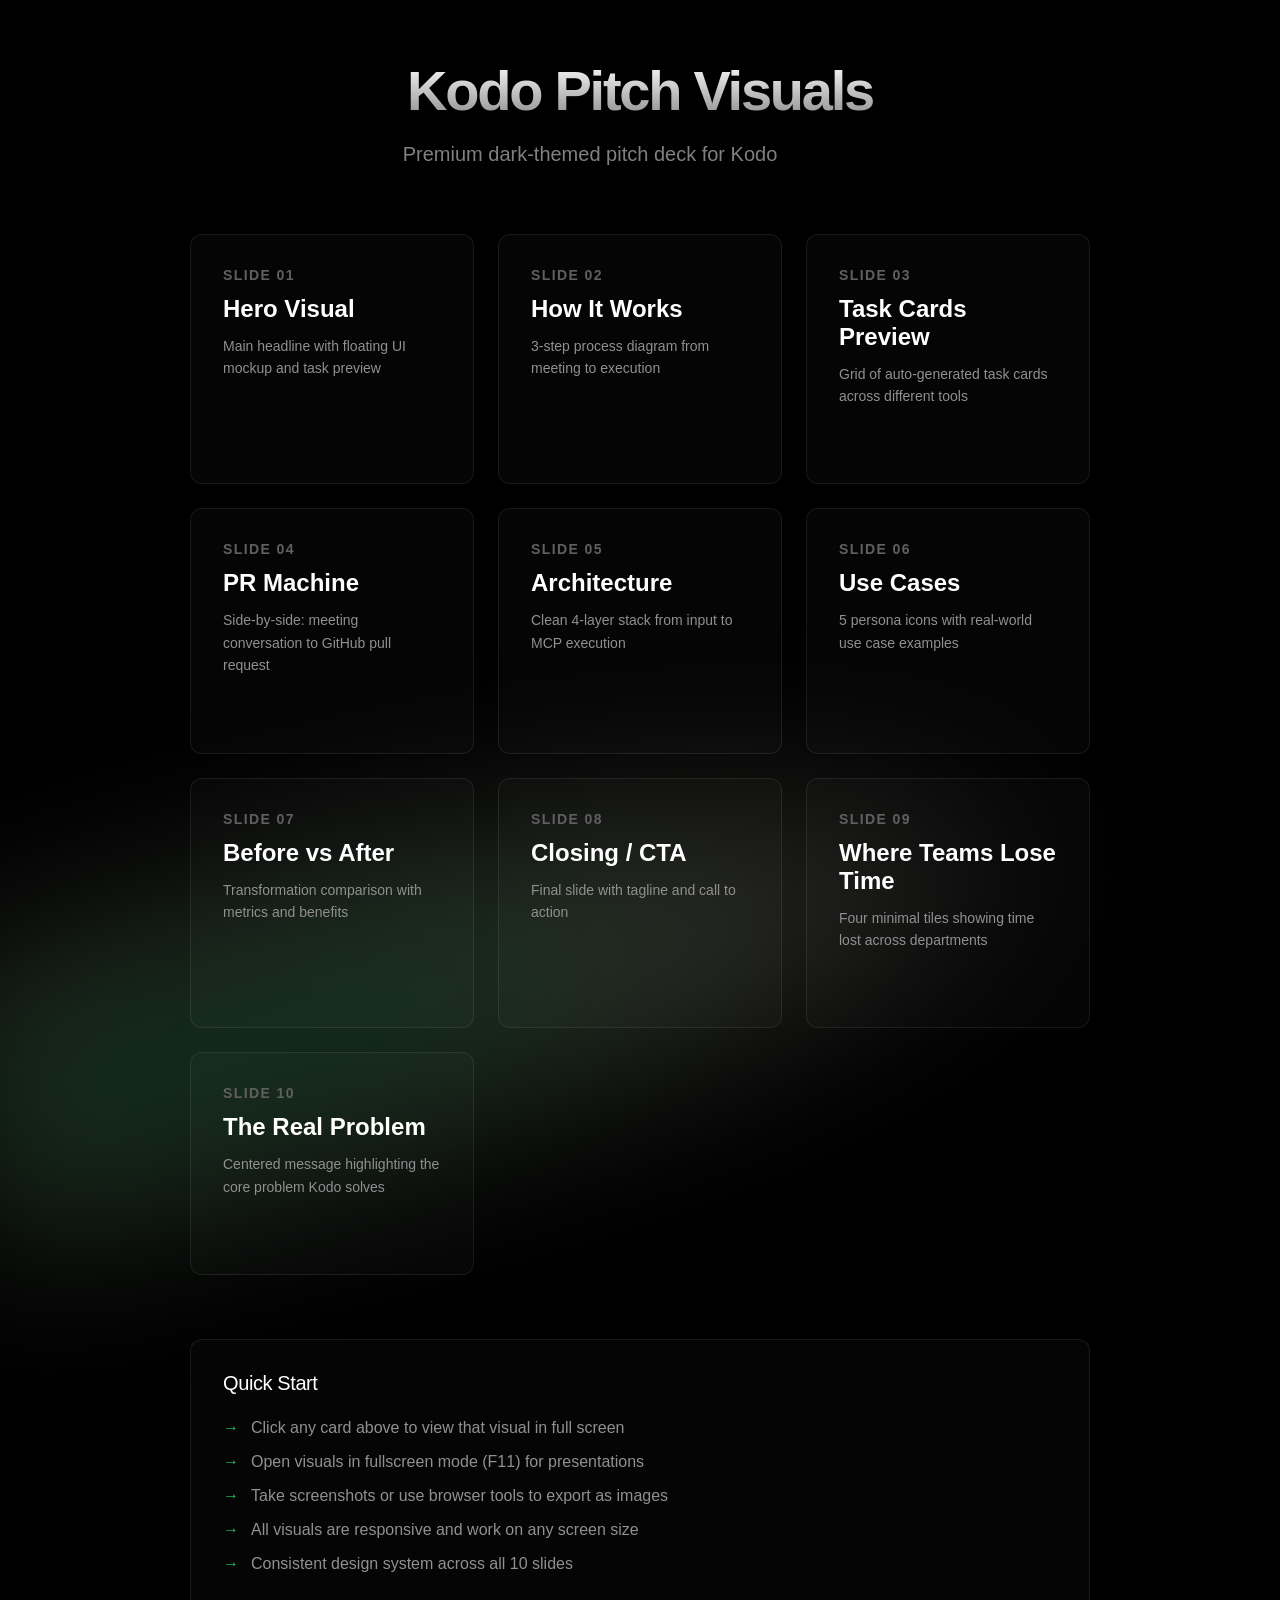
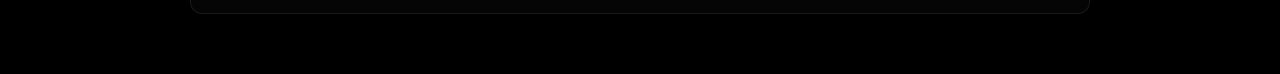
<file: pitch-visuals/index.html>
<!DOCTYPE html>
<html lang="en">
<head>
  <meta charset="UTF-8">
  <meta name="viewport" content="width=device-width, initial-scale=1.0">
  <title>Kodo Pitch Visuals - Navigation</title>
  <link rel="stylesheet" href="shared-styles.css">
  <style>
    .nav-section {
      max-width: 900px;
      margin: 0 auto;
      text-align: center;
    }

    .nav-title {
      font-size: 3.5rem;
      font-weight: 600;
      letter-spacing: -0.04em;
      margin-bottom: 1rem;
      background: linear-gradient(180deg, #ffffff 0%, #888888 100%);
      -webkit-background-clip: text;
      -webkit-text-fill-color: transparent;
      background-clip: text;
    }

    .nav-subtitle {
      font-size: 1.25rem;
      color: #808080;
      margin-bottom: 4rem;
    }

    .visuals-grid {
      display: grid;
      grid-template-columns: repeat(auto-fit, minmax(280px, 1fr));
      gap: 1.5rem;
    }

    .visual-card {
      background: rgba(255, 255, 255, 0.02);
      border: 1px solid rgba(255, 255, 255, 0.08);
      border-radius: 12px;
      padding: 2rem;
      text-align: left;
      transition: all 0.3s ease;
      text-decoration: none;
      display: block;
    }

    .visual-card:hover {
      border-color: rgba(34, 197, 94, 0.3);
      background: rgba(255, 255, 255, 0.04);
      transform: translateY(-4px);
    }

    .card-number {
      font-size: 0.875rem;
      color: #606060;
      font-weight: 600;
      text-transform: uppercase;
      letter-spacing: 0.1em;
      margin-bottom: 0.75rem;
    }

    .card-title {
      font-size: 1.5rem;
      font-weight: 600;
      color: #ffffff;
      margin-bottom: 0.75rem;
    }

    .card-description {
      font-size: 0.875rem;
      color: #909090;
      line-height: 1.6;
    }

    .arrow-icon {
      margin-top: 1rem;
      color: #22c55e;
      font-size: 1.5rem;
      opacity: 0;
      transform: translateX(-10px);
      transition: all 0.3s ease;
    }

    .visual-card:hover .arrow-icon {
      opacity: 1;
      transform: translateX(0);
    }

    .instructions {
      margin-top: 4rem;
      padding: 2rem;
      background: rgba(255, 255, 255, 0.02);
      border: 1px solid rgba(255, 255, 255, 0.08);
      border-radius: 12px;
      text-align: left;
    }

    .instructions h3 {
      font-size: 1.25rem;
      color: #ffffff;
      margin-bottom: 1rem;
    }

    .instructions ul {
      list-style: none;
      padding: 0;
    }

    .instructions li {
      padding: 0.5rem 0;
      color: #909090;
      display: flex;
      align-items: flex-start;
      gap: 0.75rem;
    }

    .instructions li::before {
      content: "→";
      color: #22c55e;
      flex-shrink: 0;
    }
  </style>
</head>
<body>
  <div class="container">
    <div class="nav-section">
      <h1 class="nav-title">Kodo Pitch Visuals</h1>
      <p class="nav-subtitle">Premium dark-themed pitch deck for Kodo</p>

      <div class="visuals-grid">
        <a href="01-hero.html" class="visual-card">
          <div class="card-number">Slide 01</div>
          <div class="card-title">Hero Visual</div>
          <div class="card-description">
            Main headline with floating UI mockup and task preview
          </div>
          <div class="arrow-icon">→</div>
        </a>

        <a href="02-how-it-works.html" class="visual-card">
          <div class="card-number">Slide 02</div>
          <div class="card-title">How It Works</div>
          <div class="card-description">
            3-step process diagram from meeting to execution
          </div>
          <div class="arrow-icon">→</div>
        </a>

        <a href="03-task-cards.html" class="visual-card">
          <div class="card-number">Slide 03</div>
          <div class="card-title">Task Cards Preview</div>
          <div class="card-description">
            Grid of auto-generated task cards across different tools
          </div>
          <div class="arrow-icon">→</div>
        </a>

        <a href="04-pr-machine.html" class="visual-card">
          <div class="card-number">Slide 04</div>
          <div class="card-title">PR Machine</div>
          <div class="card-description">
            Side-by-side: meeting conversation to GitHub pull request
          </div>
          <div class="arrow-icon">→</div>
        </a>

        <a href="05-architecture.html" class="visual-card">
          <div class="card-number">Slide 05</div>
          <div class="card-title">Architecture</div>
          <div class="card-description">
            Clean 4-layer stack from input to MCP execution
          </div>
          <div class="arrow-icon">→</div>
        </a>

        <a href="06-use-cases.html" class="visual-card">
          <div class="card-number">Slide 06</div>
          <div class="card-title">Use Cases</div>
          <div class="card-description">
            5 persona icons with real-world use case examples
          </div>
          <div class="arrow-icon">→</div>
        </a>

        <a href="07-before-after.html" class="visual-card">
          <div class="card-number">Slide 07</div>
          <div class="card-title">Before vs After</div>
          <div class="card-description">
            Transformation comparison with metrics and benefits
          </div>
          <div class="arrow-icon">→</div>
        </a>

        <a href="08-closing.html" class="visual-card">
          <div class="card-number">Slide 08</div>
          <div class="card-title">Closing / CTA</div>
          <div class="card-description">
            Final slide with tagline and call to action
          </div>
          <div class="arrow-icon">→</div>
        </a>

        <a href="09-teams-lose-time.html" class="visual-card">
          <div class="card-number">Slide 09</div>
          <div class="card-title">Where Teams Lose Time</div>
          <div class="card-description">
            Four minimal tiles showing time lost across departments
          </div>
          <div class="arrow-icon">→</div>
        </a>

        <a href="10-the-real-problem.html" class="visual-card">
          <div class="card-number">Slide 10</div>
          <div class="card-title">The Real Problem</div>
          <div class="card-description">
            Centered message highlighting the core problem Kodo solves
          </div>
          <div class="arrow-icon">→</div>
        </a>
      </div>

      <div class="instructions">
        <h3>Quick Start</h3>
        <ul>
          <li>Click any card above to view that visual in full screen</li>
          <li>Open visuals in fullscreen mode (F11) for presentations</li>
          <li>Take screenshots or use browser tools to export as images</li>
          <li>All visuals are responsive and work on any screen size</li>
          <li>Consistent design system across all 10 slides</li>
        </ul>
      </div>
    </div>
  </div>
</body>
</html>
</file>
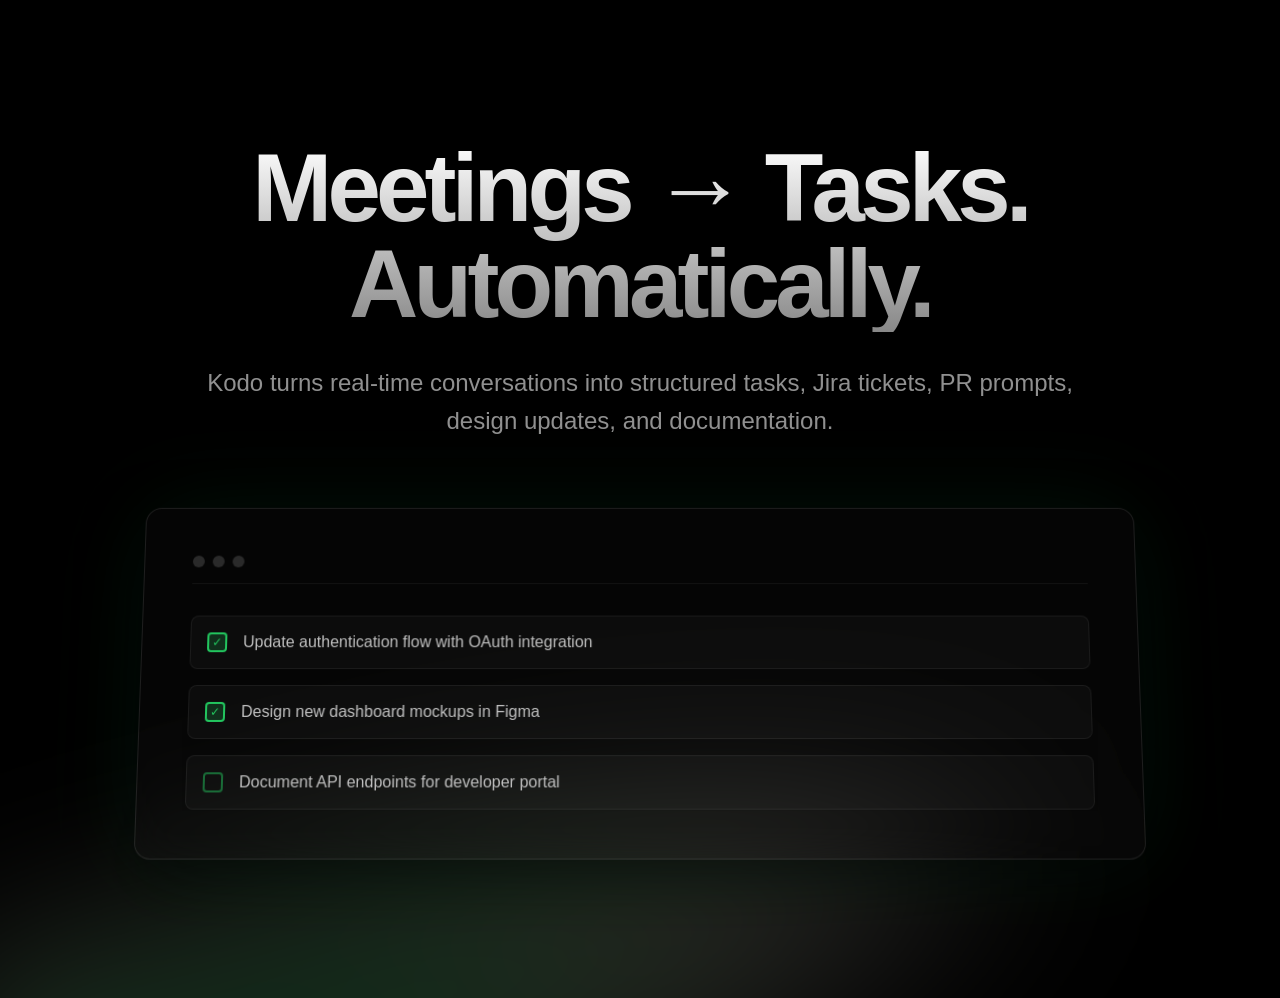
<file: pitch-visuals/01-hero.html>
<!DOCTYPE html>
<html lang="en">
<head>
  <meta charset="UTF-8">
  <meta name="viewport" content="width=device-width, initial-scale=1.0">
  <title>Kodo - Hero Visual</title>
  <link rel="stylesheet" href="shared-styles.css">
  <style>
    .hero-container {
      text-align: center;
      padding: 80px 0;
    }

    .hero-headline {
      font-size: 6rem;
      font-weight: 600;
      letter-spacing: -0.05em;
      line-height: 1;
      margin-bottom: 2rem;
      background: linear-gradient(180deg, #ffffff 0%, #888888 100%);
      -webkit-background-clip: text;
      -webkit-text-fill-color: transparent;
      background-clip: text;
    }

    .hero-subline {
      font-size: 1.5rem;
      line-height: 1.6;
      color: #909090;
      max-width: 900px;
      margin: 0 auto 4rem;
    }

    .ui-mockup {
      position: relative;
      margin: 0 auto;
      max-width: 1000px;
      perspective: 1200px;
    }

    .mockup-window {
      background: rgba(255, 255, 255, 0.02);
      border: 1px solid rgba(255, 255, 255, 0.1);
      border-radius: 16px;
      padding: 3rem;
      backdrop-filter: blur(20px);
      transform: rotateX(5deg);
      box-shadow:
        0 20px 60px rgba(0, 0, 0, 0.5),
        0 0 100px rgba(34, 197, 94, 0.1);
      animation: float 6s ease-in-out infinite;
    }

    @keyframes float {
      0%, 100% {
        transform: rotateX(5deg) translateY(0px);
      }
      50% {
        transform: rotateX(5deg) translateY(-10px);
      }
    }

    .mockup-header {
      display: flex;
      align-items: center;
      gap: 0.5rem;
      margin-bottom: 2rem;
      padding-bottom: 1rem;
      border-bottom: 1px solid rgba(255, 255, 255, 0.05);
    }

    .dot {
      width: 12px;
      height: 12px;
      border-radius: 50%;
      background: rgba(255, 255, 255, 0.15);
    }

    .mockup-content {
      display: flex;
      flex-direction: column;
      gap: 1rem;
    }

    .task-line {
      display: flex;
      align-items: center;
      gap: 1rem;
      padding: 1rem;
      background: rgba(255, 255, 255, 0.03);
      border: 1px solid rgba(255, 255, 255, 0.06);
      border-radius: 8px;
      opacity: 0;
      animation: slideIn 0.6s ease-out forwards;
    }

    .task-line:nth-child(1) { animation-delay: 0.2s; }
    .task-line:nth-child(2) { animation-delay: 0.4s; }
    .task-line:nth-child(3) { animation-delay: 0.6s; }

    @keyframes slideIn {
      from {
        opacity: 0;
        transform: translateX(-20px);
      }
      to {
        opacity: 1;
        transform: translateX(0);
      }
    }

    .task-checkbox {
      width: 20px;
      height: 20px;
      border: 2px solid rgba(34, 197, 94, 0.5);
      border-radius: 4px;
      display: flex;
      align-items: center;
      justify-content: center;
      flex-shrink: 0;
    }

    .task-checkbox.checked {
      background: rgba(34, 197, 94, 0.2);
      border-color: #22c55e;
    }

    .task-checkbox.checked::after {
      content: '✓';
      color: #22c55e;
      font-size: 0.75rem;
    }

    .task-text {
      font-size: 1rem;
      color: #c0c0c0;
      text-align: left;
    }
  </style>
  <script src="slide-navigation.js"></script>
</head>
<body>
  <div class="container">
    <div class="hero-container">
      <h1 class="hero-headline">Meetings → Tasks.<br>Automatically.</h1>
      <p class="hero-subline">
        Kodo turns real-time conversations into structured tasks, Jira tickets, PR prompts,
        design updates, and documentation.
      </p>

      <div class="ui-mockup">
        <div class="mockup-window">
          <div class="mockup-header">
            <div class="dot"></div>
            <div class="dot"></div>
            <div class="dot"></div>
          </div>
          <div class="mockup-content">
            <div class="task-line">
              <div class="task-checkbox checked"></div>
              <div class="task-text">Update authentication flow with OAuth integration</div>
            </div>
            <div class="task-line">
              <div class="task-checkbox checked"></div>
              <div class="task-text">Design new dashboard mockups in Figma</div>
            </div>
            <div class="task-line">
              <div class="task-checkbox"></div>
              <div class="task-text">Document API endpoints for developer portal</div>
            </div>
          </div>
        </div>
      </div>
    </div>
  </div>
</body>
</html>
</file>
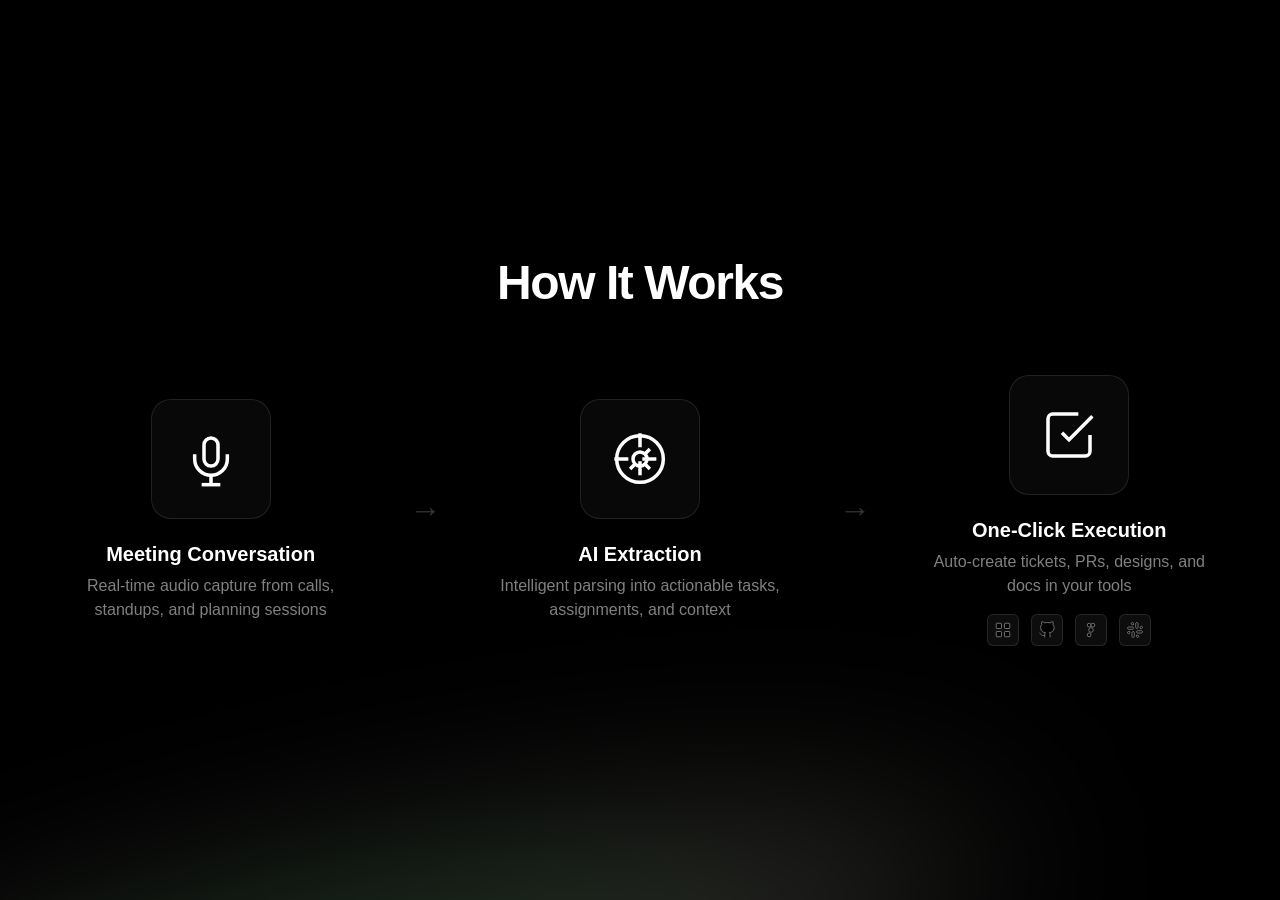
<file: pitch-visuals/02-how-it-works.html>
<!DOCTYPE html>
<html lang="en">
<head>
  <meta charset="UTF-8">
  <meta name="viewport" content="width=device-width, initial-scale=1.0">
  <title>Kodo - How It Works</title>
  <link rel="stylesheet" href="shared-styles.css">
  <style>
    .how-it-works {
      text-align: center;
    }

    .title {
      font-size: 3rem;
      font-weight: 600;
      letter-spacing: -0.03em;
      margin-bottom: 4rem;
      color: #ffffff;
    }

    .steps-container {
      display: flex;
      align-items: center;
      justify-content: center;
      gap: 3rem;
      max-width: 1200px;
      margin: 0 auto;
    }

    .step {
      flex: 1;
      display: flex;
      flex-direction: column;
      align-items: center;
      gap: 1.5rem;
      opacity: 0;
      animation: fadeInUp 0.6s ease-out forwards;
    }

    .step:nth-child(1) { animation-delay: 0.1s; }
    .step:nth-child(2) { animation-delay: 0.3s; }
    .step:nth-child(3) { animation-delay: 0.5s; }

    @keyframes fadeInUp {
      from {
        opacity: 0;
        transform: translateY(30px);
      }
      to {
        opacity: 1;
        transform: translateY(0);
      }
    }

    .step-icon {
      width: 120px;
      height: 120px;
      display: flex;
      align-items: center;
      justify-content: center;
      background: rgba(255, 255, 255, 0.03);
      border: 1px solid rgba(255, 255, 255, 0.1);
      border-radius: 20px;
      transition: all 0.3s ease;
    }

    .step:hover .step-icon {
      border-color: rgba(34, 197, 94, 0.4);
      background: rgba(255, 255, 255, 0.05);
      transform: scale(1.05);
    }

    .step-icon svg {
      width: 56px;
      height: 56px;
      stroke: #ffffff;
      fill: none;
      stroke-width: 1.5;
    }

    .step-title {
      font-size: 1.25rem;
      font-weight: 600;
      color: #ffffff;
      margin-bottom: 0.5rem;
    }

    .step-description {
      font-size: 1rem;
      color: #808080;
      line-height: 1.5;
      max-width: 280px;
    }

    .arrow-separator {
      color: rgba(255, 255, 255, 0.2);
      font-size: 2rem;
      flex-shrink: 0;
      animation: pulse 2s ease-in-out infinite;
    }

    @keyframes pulse {
      0%, 100% {
        opacity: 0.2;
      }
      50% {
        opacity: 0.5;
      }
    }

    .integration-icons {
      display: flex;
      gap: 0.75rem;
      margin-top: 1rem;
      justify-content: center;
    }

    .integration-icon {
      width: 32px;
      height: 32px;
      background: rgba(255, 255, 255, 0.05);
      border: 1px solid rgba(255, 255, 255, 0.1);
      border-radius: 6px;
      display: flex;
      align-items: center;
      justify-content: center;
    }

    .integration-icon svg {
      width: 18px;
      height: 18px;
      stroke: #909090;
    }

    @media (max-width: 768px) {
      .steps-container {
        flex-direction: column;
        gap: 2rem;
      }

      .arrow-separator {
        transform: rotate(90deg);
      }
    }
  </style>
  <script src="slide-navigation.js"></script>
</head>
<body>
  <div class="container">
    <div class="how-it-works">
      <h2 class="title">How It Works</h2>

      <div class="steps-container">
        <!-- Step 1: Meeting Conversation -->
        <div class="step">
          <div class="step-icon">
            <svg viewBox="0 0 24 24">
              <path d="M12 15c1.66 0 3-1.34 3-3V6c0-1.66-1.34-3-3-3S9 4.34 9 6v6c0 1.66 1.34 3 3 3z"/>
              <path d="M19 10v2c0 3.87-3.13 7-7 7s-7-3.13-7-7v-2"/>
              <path d="M12 19v4"/>
              <path d="M8 23h8"/>
            </svg>
          </div>
          <div>
            <div class="step-title">Meeting Conversation</div>
            <div class="step-description">
              Real-time audio capture from calls, standups, and planning sessions
            </div>
          </div>
        </div>

        <div class="arrow-separator">→</div>

        <!-- Step 2: AI Extraction -->
        <div class="step">
          <div class="step-icon">
            <svg viewBox="0 0 24 24">
              <circle cx="12" cy="12" r="3"/>
              <path d="M12 1v6m0 6v6M1 12h6m6 0h6"/>
              <circle cx="12" cy="12" r="10"/>
              <path d="M16.24 7.76l-2.12 2.12m0 4.24l2.12 2.12M7.76 16.24l2.12-2.12m4.24 0l2.12 2.12"/>
            </svg>
          </div>
          <div>
            <div class="step-title">AI Extraction</div>
            <div class="step-description">
              Intelligent parsing into actionable tasks, assignments, and context
            </div>
          </div>
        </div>

        <div class="arrow-separator">→</div>

        <!-- Step 3: One-Click Execution -->
        <div class="step">
          <div class="step-icon">
            <svg viewBox="0 0 24 24">
              <path d="M9 11l3 3L22 4"/>
              <path d="M21 12v7a2 2 0 01-2 2H5a2 2 0 01-2-2V5a2 2 0 012-2h11"/>
            </svg>
          </div>
          <div>
            <div class="step-title">One-Click Execution</div>
            <div class="step-description">
              Auto-create tickets, PRs, designs, and docs in your tools
            </div>
            <div class="integration-icons">
              <!-- Jira -->
              <div class="integration-icon">
                <svg viewBox="0 0 24 24">
                  <rect x="3" y="3" width="7" height="7" rx="1"/>
                  <rect x="14" y="3" width="7" height="7" rx="1"/>
                  <rect x="14" y="14" width="7" height="7" rx="1"/>
                  <rect x="3" y="14" width="7" height="7" rx="1"/>
                </svg>
              </div>
              <!-- GitHub -->
              <div class="integration-icon">
                <svg viewBox="0 0 24 24">
                  <path d="M9 19c-5 1.5-5-2.5-7-3m14 6v-3.87a3.37 3.37 0 00-.94-2.61c3.14-.35 6.44-1.54 6.44-7A5.44 5.44 0 0020 4.77 5.07 5.07 0 0019.91 1S18.73.65 16 2.48a13.38 13.38 0 00-7 0C6.27.65 5.09 1 5.09 1A5.07 5.07 0 005 4.77a5.44 5.44 0 00-1.5 3.78c0 5.42 3.3 6.61 6.44 7A3.37 3.37 0 009 18.13V22"/>
                </svg>
              </div>
              <!-- Figma -->
              <div class="integration-icon">
                <svg viewBox="0 0 24 24">
                  <circle cx="12" cy="12" r="3"/>
                  <rect x="7" y="3" width="5" height="5" rx="2.5"/>
                  <rect x="12" y="3" width="5" height="5" rx="2.5"/>
                  <rect x="7" y="16" width="5" height="5" rx="2.5"/>
                </svg>
              </div>
              <!-- Slack -->
              <div class="integration-icon">
                <svg viewBox="0 0 24 24">
                  <path d="M14.5 10c-.83 0-1.5-.67-1.5-1.5v-5c0-.83.67-1.5 1.5-1.5s1.5.67 1.5 1.5v5c0 .83-.67 1.5-1.5 1.5z"/>
                  <path d="M20.5 10H19V8.5c0-.83.67-1.5 1.5-1.5s1.5.67 1.5 1.5-.67 1.5-1.5 1.5z"/>
                  <path d="M9.5 14c.83 0 1.5.67 1.5 1.5v5c0 .83-.67 1.5-1.5 1.5S8 21.33 8 20.5v-5c0-.83.67-1.5 1.5-1.5z"/>
                  <path d="M3.5 14H5v1.5c0 .83-.67 1.5-1.5 1.5S2 16.33 2 15.5 2.67 14 3.5 14z"/>
                  <path d="M14 14.5c0-.83.67-1.5 1.5-1.5h5c.83 0 1.5.67 1.5 1.5S21.33 16 20.5 16h-5c-.83 0-1.5-.67-1.5-1.5z"/>
                  <path d="M15.5 19H14v1.5c0 .83.67 1.5 1.5 1.5s1.5-.67 1.5-1.5-.67-1.5-1.5-1.5z"/>
                  <path d="M10 9.5C10 8.67 9.33 8 8.5 8h-5C2.67 8 2 8.67 2 9.5S2.67 11 3.5 11h5c.83 0 1.5-.67 1.5-1.5z"/>
                  <path d="M8.5 5H10V3.5C10 2.67 9.33 2 8.5 2S7 2.67 7 3.5 7.67 5 8.5 5z"/>
                </svg>
              </div>
            </div>
          </div>
        </div>
      </div>
    </div>
  </div>
</body>
</html>
</file>
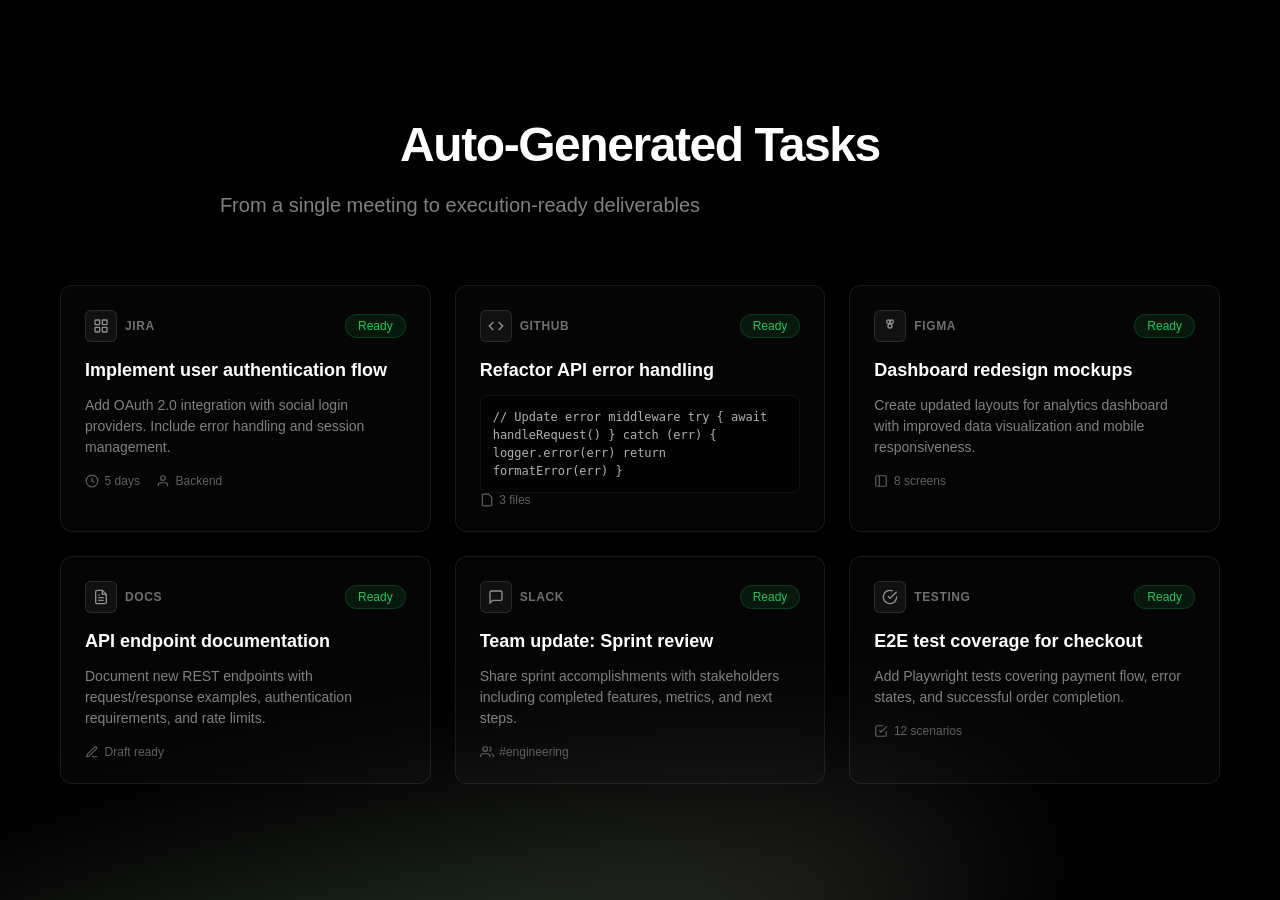
<file: pitch-visuals/03-task-cards.html>
<!DOCTYPE html>
<html lang="en">
<head>
  <meta charset="UTF-8">
  <meta name="viewport" content="width=device-width, initial-scale=1.0">
  <title>Kodo - Task Cards</title>
  <link rel="stylesheet" href="shared-styles.css">
  <style>
    .task-cards-section {
      text-align: center;
    }

    .title {
      font-size: 3rem;
      font-weight: 600;
      letter-spacing: -0.03em;
      margin-bottom: 1rem;
      color: #ffffff;
    }

    .subtitle {
      font-size: 1.25rem;
      color: #808080;
      margin-bottom: 4rem;
    }

    .cards-grid {
      display: grid;
      grid-template-columns: repeat(auto-fit, minmax(320px, 1fr));
      gap: 1.5rem;
      max-width: 1200px;
      margin: 0 auto;
    }

    .task-card {
      background: rgba(255, 255, 255, 0.02);
      border: 1px solid rgba(255, 255, 255, 0.08);
      border-radius: 12px;
      padding: 1.5rem;
      text-align: left;
      transition: all 0.3s ease;
      opacity: 0;
      animation: fadeInScale 0.5s ease-out forwards;
    }

    .task-card:nth-child(1) { animation-delay: 0.1s; }
    .task-card:nth-child(2) { animation-delay: 0.2s; }
    .task-card:nth-child(3) { animation-delay: 0.3s; }
    .task-card:nth-child(4) { animation-delay: 0.4s; }
    .task-card:nth-child(5) { animation-delay: 0.5s; }
    .task-card:nth-child(6) { animation-delay: 0.6s; }

    @keyframes fadeInScale {
      from {
        opacity: 0;
        transform: scale(0.95);
      }
      to {
        opacity: 1;
        transform: scale(1);
      }
    }

    .task-card:hover {
      border-color: rgba(34, 197, 94, 0.3);
      background: rgba(255, 255, 255, 0.04);
      transform: translateY(-4px);
    }

    .card-header {
      display: flex;
      align-items: center;
      justify-content: space-between;
      margin-bottom: 1rem;
    }

    .card-type {
      display: flex;
      align-items: center;
      gap: 0.5rem;
    }

    .type-icon {
      width: 32px;
      height: 32px;
      background: rgba(255, 255, 255, 0.05);
      border: 1px solid rgba(255, 255, 255, 0.1);
      border-radius: 6px;
      display: flex;
      align-items: center;
      justify-content: center;
    }

    .type-icon svg {
      width: 16px;
      height: 16px;
      stroke: #909090;
      fill: none;
      stroke-width: 2;
    }

    .type-label {
      font-size: 0.75rem;
      color: #707070;
      text-transform: uppercase;
      letter-spacing: 0.05em;
      font-weight: 600;
    }

    .card-status {
      font-size: 0.75rem;
      padding: 0.25rem 0.75rem;
      border-radius: 12px;
      background: rgba(34, 197, 94, 0.1);
      color: #22c55e;
      border: 1px solid rgba(34, 197, 94, 0.2);
    }

    .card-title {
      font-size: 1.125rem;
      font-weight: 600;
      color: #ffffff;
      margin-bottom: 0.75rem;
      line-height: 1.4;
    }

    .card-description {
      font-size: 0.875rem;
      color: #808080;
      line-height: 1.5;
      margin-bottom: 1rem;
    }

    .card-meta {
      display: flex;
      align-items: center;
      gap: 1rem;
      font-size: 0.75rem;
      color: #606060;
    }

    .meta-item {
      display: flex;
      align-items: center;
      gap: 0.35rem;
    }

    .meta-item svg {
      width: 14px;
      height: 14px;
      stroke: #606060;
      fill: none;
      stroke-width: 2;
    }

    .card-code {
      background: rgba(0, 0, 0, 0.3);
      border: 1px solid rgba(255, 255, 255, 0.05);
      border-radius: 6px;
      padding: 0.75rem;
      font-family: 'SF Mono', 'Monaco', monospace;
      font-size: 0.75rem;
      color: #b0b0b0;
      line-height: 1.5;
      overflow-x: auto;
    }
  </style>
  <script src="slide-navigation.js"></script>
</head>
<body>
  <div class="container">
    <div class="task-cards-section">
      <h2 class="title">Auto-Generated Tasks</h2>
      <p class="subtitle">From a single meeting to execution-ready deliverables</p>

      <div class="cards-grid">
        <!-- Jira Task -->
        <div class="task-card">
          <div class="card-header">
            <div class="card-type">
              <div class="type-icon">
                <svg viewBox="0 0 24 24">
                  <rect x="3" y="3" width="7" height="7" rx="1"/>
                  <rect x="14" y="3" width="7" height="7" rx="1"/>
                  <rect x="14" y="14" width="7" height="7" rx="1"/>
                  <rect x="3" y="14" width="7" height="7" rx="1"/>
                </svg>
              </div>
              <span class="type-label">Jira</span>
            </div>
            <div class="card-status">Ready</div>
          </div>
          <div class="card-title">Implement user authentication flow</div>
          <div class="card-description">
            Add OAuth 2.0 integration with social login providers. Include error handling and session management.
          </div>
          <div class="card-meta">
            <div class="meta-item">
              <svg viewBox="0 0 24 24">
                <circle cx="12" cy="12" r="10"/>
                <path d="M12 6v6l4 2"/>
              </svg>
              <span>5 days</span>
            </div>
            <div class="meta-item">
              <svg viewBox="0 0 24 24">
                <path d="M20 21v-2a4 4 0 00-4-4H8a4 4 0 00-4 4v2"/>
                <circle cx="12" cy="7" r="4"/>
              </svg>
              <span>Backend</span>
            </div>
          </div>
        </div>

        <!-- Code Change Prompt -->
        <div class="task-card">
          <div class="card-header">
            <div class="card-type">
              <div class="type-icon">
                <svg viewBox="0 0 24 24">
                  <polyline points="16 18 22 12 16 6"/>
                  <polyline points="8 6 2 12 8 18"/>
                </svg>
              </div>
              <span class="type-label">GitHub</span>
            </div>
            <div class="card-status">Ready</div>
          </div>
          <div class="card-title">Refactor API error handling</div>
          <div class="card-code">
// Update error middleware
try {
  await handleRequest()
} catch (err) {
  logger.error(err)
  return formatError(err)
}</div>
          <div class="card-meta">
            <div class="meta-item">
              <svg viewBox="0 0 24 24">
                <path d="M14.5 2H6a2 2 0 00-2 2v16a2 2 0 002 2h12a2 2 0 002-2V7.5L14.5 2z"/>
              </svg>
              <span>3 files</span>
            </div>
          </div>
        </div>

        <!-- Figma Design Task -->
        <div class="task-card">
          <div class="card-header">
            <div class="card-type">
              <div class="type-icon">
                <svg viewBox="0 0 24 24">
                  <circle cx="12" cy="12" r="3"/>
                  <rect x="7" y="3" width="5" height="5" rx="2.5"/>
                  <rect x="12" y="3" width="5" height="5" rx="2.5"/>
                </svg>
              </div>
              <span class="type-label">Figma</span>
            </div>
            <div class="card-status">Ready</div>
          </div>
          <div class="card-title">Dashboard redesign mockups</div>
          <div class="card-description">
            Create updated layouts for analytics dashboard with improved data visualization and mobile responsiveness.
          </div>
          <div class="card-meta">
            <div class="meta-item">
              <svg viewBox="0 0 24 24">
                <rect x="3" y="3" width="18" height="18" rx="2"/>
                <path d="M9 3v18"/>
              </svg>
              <span>8 screens</span>
            </div>
          </div>
        </div>

        <!-- Documentation -->
        <div class="task-card">
          <div class="card-header">
            <div class="card-type">
              <div class="type-icon">
                <svg viewBox="0 0 24 24">
                  <path d="M14 2H6a2 2 0 00-2 2v16a2 2 0 002 2h12a2 2 0 002-2V8z"/>
                  <path d="M14 2v6h6M16 13H8M16 17H8M10 9H8"/>
                </svg>
              </div>
              <span class="type-label">Docs</span>
            </div>
            <div class="card-status">Ready</div>
          </div>
          <div class="card-title">API endpoint documentation</div>
          <div class="card-description">
            Document new REST endpoints with request/response examples, authentication requirements, and rate limits.
          </div>
          <div class="card-meta">
            <div class="meta-item">
              <svg viewBox="0 0 24 24">
                <path d="M12 20h9"/>
                <path d="M16.5 3.5a2.12 2.12 0 013 3L7 19l-4 1 1-4L16.5 3.5z"/>
              </svg>
              <span>Draft ready</span>
            </div>
          </div>
        </div>

        <!-- Slack Message -->
        <div class="task-card">
          <div class="card-header">
            <div class="card-type">
              <div class="type-icon">
                <svg viewBox="0 0 24 24">
                  <path d="M21 15a2 2 0 01-2 2H7l-4 4V5a2 2 0 012-2h14a2 2 0 012 2z"/>
                </svg>
              </div>
              <span class="type-label">Slack</span>
            </div>
            <div class="card-status">Ready</div>
          </div>
          <div class="card-title">Team update: Sprint review</div>
          <div class="card-description">
            Share sprint accomplishments with stakeholders including completed features, metrics, and next steps.
          </div>
          <div class="card-meta">
            <div class="meta-item">
              <svg viewBox="0 0 24 24">
                <path d="M17 21v-2a4 4 0 00-4-4H5a4 4 0 00-4 4v2"/>
                <circle cx="9" cy="7" r="4"/>
                <path d="M23 21v-2a4 4 0 00-3-3.87M16 3.13a4 4 0 010 7.75"/>
              </svg>
              <span>#engineering</span>
            </div>
          </div>
        </div>

        <!-- Test Plan -->
        <div class="task-card">
          <div class="card-header">
            <div class="card-type">
              <div class="type-icon">
                <svg viewBox="0 0 24 24">
                  <path d="M22 11.08V12a10 10 0 11-5.93-9.14"/>
                  <path d="M22 4L12 14.01l-3-3"/>
                </svg>
              </div>
              <span class="type-label">Testing</span>
            </div>
            <div class="card-status">Ready</div>
          </div>
          <div class="card-title">E2E test coverage for checkout</div>
          <div class="card-description">
            Add Playwright tests covering payment flow, error states, and successful order completion.
          </div>
          <div class="card-meta">
            <div class="meta-item">
              <svg viewBox="0 0 24 24">
                <polyline points="9 11 12 14 22 4"/>
                <path d="M21 12v7a2 2 0 01-2 2H5a2 2 0 01-2-2V5a2 2 0 012-2h11"/>
              </svg>
              <span>12 scenarios</span>
            </div>
          </div>
        </div>
      </div>
    </div>
  </div>
</body>
</html>
</file>
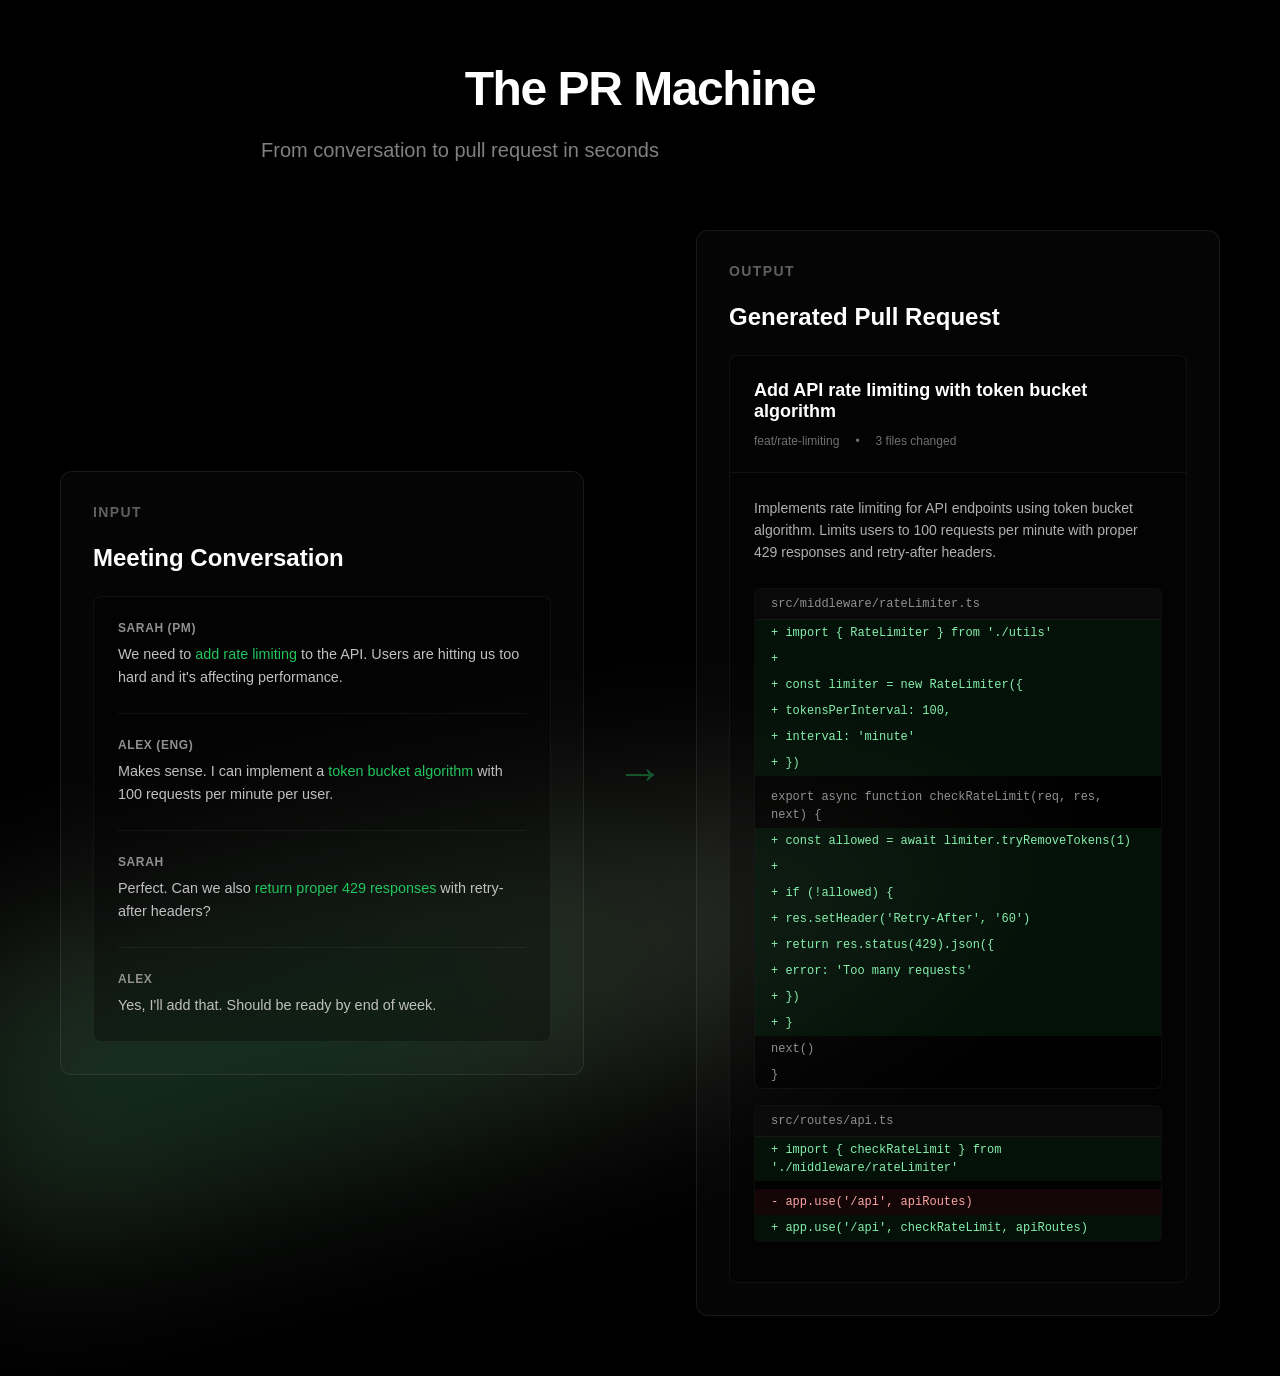
<file: pitch-visuals/04-pr-machine.html>
<!DOCTYPE html>
<html lang="en">
<head>
  <meta charset="UTF-8">
  <meta name="viewport" content="width=device-width, initial-scale=1.0">
  <title>Kodo - PR Machine</title>
  <link rel="stylesheet" href="shared-styles.css">
  <style>
    .pr-machine-section {
      text-align: center;
    }

    .title {
      font-size: 3rem;
      font-weight: 600;
      letter-spacing: -0.03em;
      margin-bottom: 1rem;
      color: #ffffff;
    }

    .subtitle {
      font-size: 1.25rem;
      color: #808080;
      margin-bottom: 4rem;
    }

    .comparison-container {
      display: grid;
      grid-template-columns: 1fr auto 1fr;
      gap: 2rem;
      align-items: center;
      max-width: 1400px;
      margin: 0 auto;
    }

    .comparison-side {
      background: rgba(255, 255, 255, 0.02);
      border: 1px solid rgba(255, 255, 255, 0.08);
      border-radius: 12px;
      padding: 2rem;
      text-align: left;
      min-height: 500px;
      display: flex;
      flex-direction: column;
    }

    .side-label {
      font-size: 0.875rem;
      text-transform: uppercase;
      letter-spacing: 0.1em;
      color: #606060;
      margin-bottom: 1.5rem;
      font-weight: 600;
    }

    .side-title {
      font-size: 1.5rem;
      font-weight: 600;
      color: #ffffff;
      margin-bottom: 1.5rem;
    }

    .meeting-transcript {
      background: rgba(0, 0, 0, 0.3);
      border: 1px solid rgba(255, 255, 255, 0.05);
      border-radius: 8px;
      padding: 1.5rem;
      flex-grow: 1;
    }

    .transcript-message {
      margin-bottom: 1.5rem;
      padding-bottom: 1.5rem;
      border-bottom: 1px solid rgba(255, 255, 255, 0.05);
    }

    .transcript-message:last-child {
      margin-bottom: 0;
      padding-bottom: 0;
      border-bottom: none;
    }

    .speaker {
      font-size: 0.75rem;
      font-weight: 600;
      color: #909090;
      margin-bottom: 0.5rem;
      text-transform: uppercase;
      letter-spacing: 0.05em;
    }

    .message-text {
      font-size: 0.9rem;
      line-height: 1.6;
      color: #c0c0c0;
    }

    .highlight {
      color: #22c55e;
      font-weight: 500;
    }

    .pr-preview {
      background: rgba(0, 0, 0, 0.3);
      border: 1px solid rgba(255, 255, 255, 0.05);
      border-radius: 8px;
      overflow: hidden;
      flex-grow: 1;
      display: flex;
      flex-direction: column;
    }

    .pr-header {
      padding: 1.5rem;
      border-bottom: 1px solid rgba(255, 255, 255, 0.05);
    }

    .pr-title {
      font-size: 1.125rem;
      font-weight: 600;
      color: #ffffff;
      margin-bottom: 0.75rem;
    }

    .pr-meta {
      display: flex;
      gap: 1rem;
      font-size: 0.75rem;
      color: #707070;
    }

    .pr-body {
      padding: 1.5rem;
      flex-grow: 1;
      overflow-y: auto;
    }

    .pr-description {
      font-size: 0.875rem;
      line-height: 1.6;
      color: #b0b0b0;
      margin-bottom: 1.5rem;
    }

    .diff-block {
      background: rgba(0, 0, 0, 0.4);
      border: 1px solid rgba(255, 255, 255, 0.05);
      border-radius: 6px;
      overflow: hidden;
      font-family: 'SF Mono', 'Monaco', monospace;
      font-size: 0.75rem;
      margin-bottom: 1rem;
    }

    .diff-header {
      padding: 0.5rem 1rem;
      background: rgba(255, 255, 255, 0.03);
      color: #909090;
      border-bottom: 1px solid rgba(255, 255, 255, 0.05);
    }

    .diff-line {
      padding: 0.25rem 1rem;
      line-height: 1.5;
    }

    .diff-add {
      background: rgba(34, 197, 94, 0.08);
      color: #86efac;
    }

    .diff-remove {
      background: rgba(239, 68, 68, 0.08);
      color: #fca5a5;
    }

    .diff-context {
      color: #909090;
    }

    .arrow-transform {
      font-size: 3rem;
      color: rgba(34, 197, 94, 0.4);
      animation: pulse 2s ease-in-out infinite;
    }

    @keyframes pulse {
      0%, 100% {
        opacity: 0.4;
        transform: scale(1);
      }
      50% {
        opacity: 0.7;
        transform: scale(1.1);
      }
    }

    @media (max-width: 1024px) {
      .comparison-container {
        grid-template-columns: 1fr;
        gap: 3rem;
      }

      .arrow-transform {
        transform: rotate(90deg);
      }
    }
  </style>
  <script src="slide-navigation.js"></script>
</head>
<body>
  <div class="container">
    <div class="pr-machine-section">
      <h2 class="title">The PR Machine</h2>
      <p class="subtitle">From conversation to pull request in seconds</p>

      <div class="comparison-container">
        <!-- Left: Meeting Request -->
        <div class="comparison-side">
          <div class="side-label">Input</div>
          <div class="side-title">Meeting Conversation</div>
          <div class="meeting-transcript">
            <div class="transcript-message">
              <div class="speaker">Sarah (PM)</div>
              <div class="message-text">
                We need to <span class="highlight">add rate limiting</span> to the API.
                Users are hitting us too hard and it's affecting performance.
              </div>
            </div>
            <div class="transcript-message">
              <div class="speaker">Alex (Eng)</div>
              <div class="message-text">
                Makes sense. I can implement a <span class="highlight">token bucket algorithm</span>
                with 100 requests per minute per user.
              </div>
            </div>
            <div class="transcript-message">
              <div class="speaker">Sarah</div>
              <div class="message-text">
                Perfect. Can we also <span class="highlight">return proper 429 responses</span>
                with retry-after headers?
              </div>
            </div>
            <div class="transcript-message">
              <div class="speaker">Alex</div>
              <div class="message-text">
                Yes, I'll add that. Should be ready by end of week.
              </div>
            </div>
          </div>
        </div>

        <!-- Arrow -->
        <div class="arrow-transform">→</div>

        <!-- Right: Generated PR -->
        <div class="comparison-side">
          <div class="side-label">Output</div>
          <div class="side-title">Generated Pull Request</div>
          <div class="pr-preview">
            <div class="pr-header">
              <div class="pr-title">Add API rate limiting with token bucket algorithm</div>
              <div class="pr-meta">
                <span>feat/rate-limiting</span>
                <span>•</span>
                <span>3 files changed</span>
              </div>
            </div>
            <div class="pr-body">
              <div class="pr-description">
                Implements rate limiting for API endpoints using token bucket algorithm.
                Limits users to 100 requests per minute with proper 429 responses and retry-after headers.
              </div>

              <div class="diff-block">
                <div class="diff-header">src/middleware/rateLimiter.ts</div>
                <div class="diff-line diff-add">+ import { RateLimiter } from './utils'</div>
                <div class="diff-line diff-add">+ </div>
                <div class="diff-line diff-add">+ const limiter = new RateLimiter({</div>
                <div class="diff-line diff-add">+   tokensPerInterval: 100,</div>
                <div class="diff-line diff-add">+   interval: 'minute'</div>
                <div class="diff-line diff-add">+ })</div>
                <div class="diff-line diff-context">  </div>
                <div class="diff-line diff-context">  export async function checkRateLimit(req, res, next) {</div>
                <div class="diff-line diff-add">+   const allowed = await limiter.tryRemoveTokens(1)</div>
                <div class="diff-line diff-add">+   </div>
                <div class="diff-line diff-add">+   if (!allowed) {</div>
                <div class="diff-line diff-add">+     res.setHeader('Retry-After', '60')</div>
                <div class="diff-line diff-add">+     return res.status(429).json({</div>
                <div class="diff-line diff-add">+       error: 'Too many requests'</div>
                <div class="diff-line diff-add">+     })</div>
                <div class="diff-line diff-add">+   }</div>
                <div class="diff-line diff-context">    next()</div>
                <div class="diff-line diff-context">  }</div>
              </div>

              <div class="diff-block">
                <div class="diff-header">src/routes/api.ts</div>
                <div class="diff-line diff-add">+ import { checkRateLimit } from './middleware/rateLimiter'</div>
                <div class="diff-line diff-context">  </div>
                <div class="diff-line diff-remove">- app.use('/api', apiRoutes)</div>
                <div class="diff-line diff-add">+ app.use('/api', checkRateLimit, apiRoutes)</div>
              </div>
            </div>
          </div>
        </div>
      </div>
    </div>
  </div>
</body>
</html>
</file>
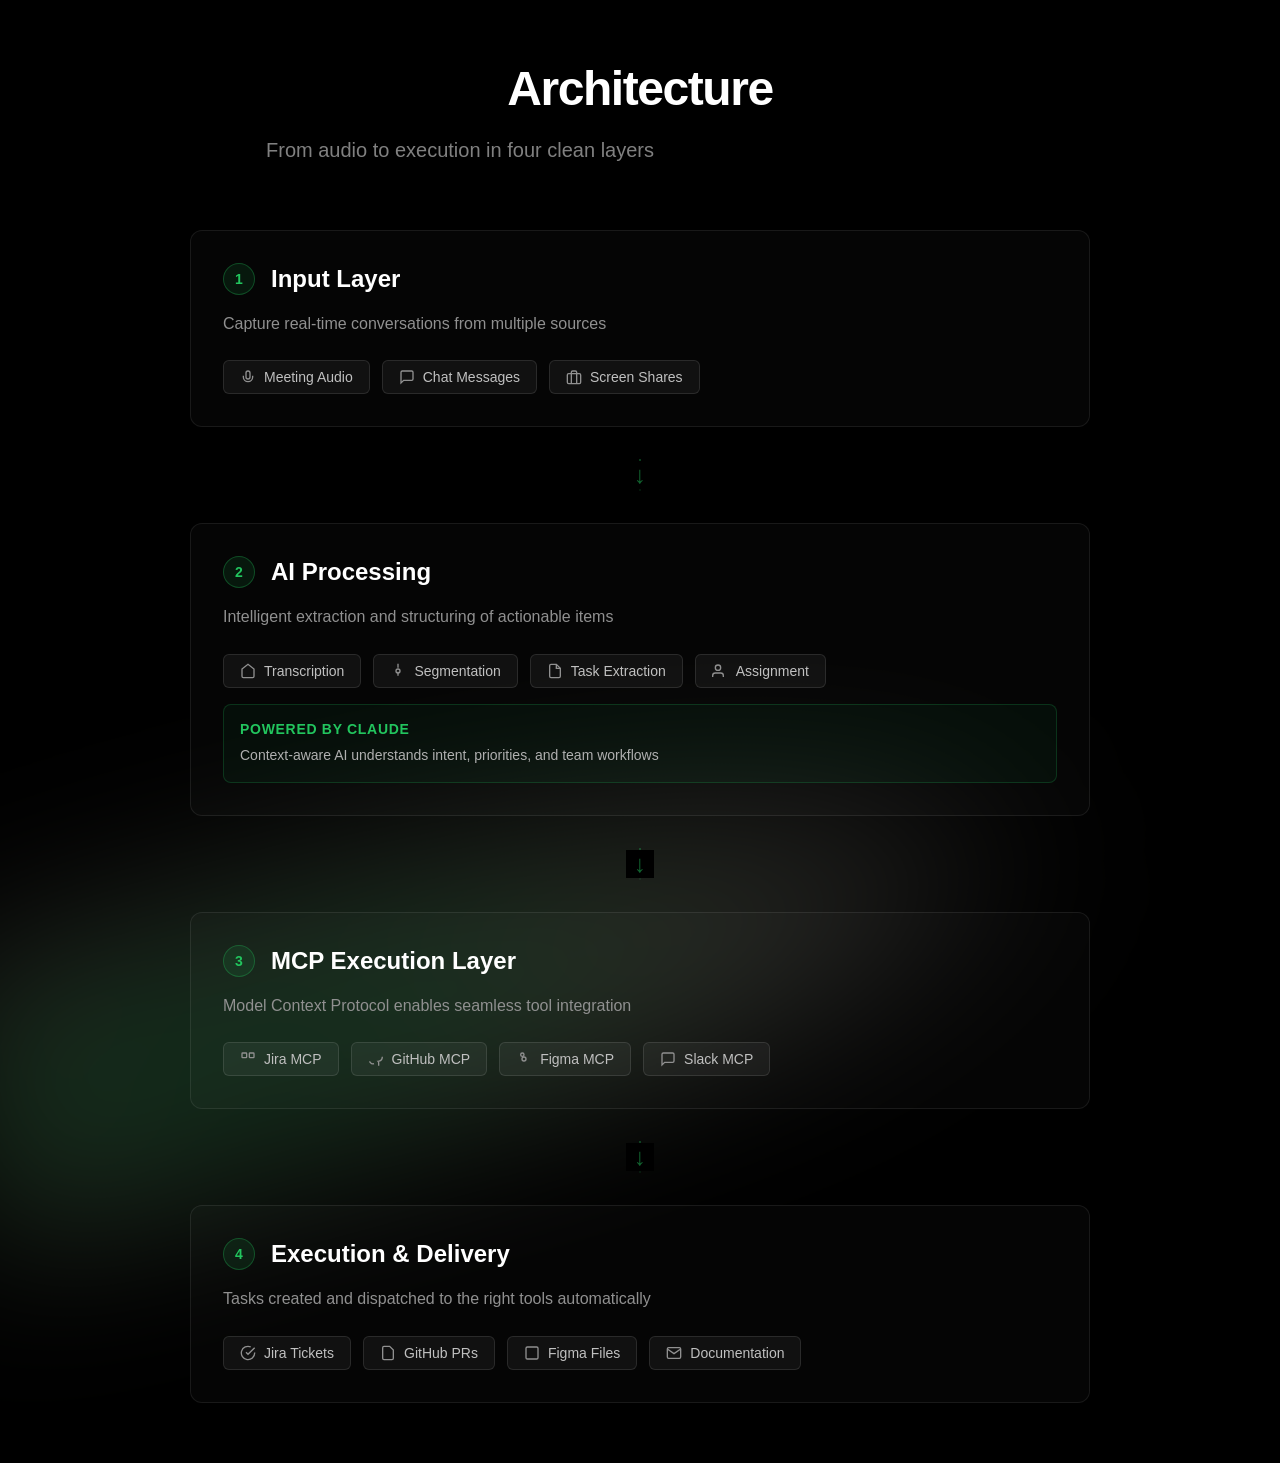
<file: pitch-visuals/05-architecture.html>
<!DOCTYPE html>
<html lang="en">
<head>
  <meta charset="UTF-8">
  <meta name="viewport" content="width=device-width, initial-scale=1.0">
  <title>Kodo - Architecture</title>
  <link rel="stylesheet" href="shared-styles.css">
  <style>
    .architecture-section {
      text-align: center;
    }

    .title {
      font-size: 3rem;
      font-weight: 600;
      letter-spacing: -0.03em;
      margin-bottom: 1rem;
      color: #ffffff;
    }

    .subtitle {
      font-size: 1.25rem;
      color: #808080;
      margin-bottom: 4rem;
    }

    .architecture-flow {
      max-width: 900px;
      margin: 0 auto;
      display: flex;
      flex-direction: column;
      gap: 2rem;
    }

    .layer {
      background: rgba(255, 255, 255, 0.02);
      border: 1px solid rgba(255, 255, 255, 0.08);
      border-radius: 12px;
      padding: 2rem;
      position: relative;
      text-align: left;
      transition: all 0.3s ease;
      opacity: 0;
      animation: slideInRight 0.6s ease-out forwards;
    }

    .layer:nth-child(1) { animation-delay: 0.1s; }
    .layer:nth-child(2) { animation-delay: 0.3s; }
    .layer:nth-child(3) { animation-delay: 0.5s; }
    .layer:nth-child(4) { animation-delay: 0.7s; }

    @keyframes slideInRight {
      from {
        opacity: 0;
        transform: translateX(-30px);
      }
      to {
        opacity: 1;
        transform: translateX(0);
      }
    }

    .layer:hover {
      border-color: rgba(34, 197, 94, 0.3);
      background: rgba(255, 255, 255, 0.04);
    }

    .layer-header {
      display: flex;
      align-items: center;
      gap: 1rem;
      margin-bottom: 1rem;
    }

    .layer-number {
      width: 32px;
      height: 32px;
      background: rgba(34, 197, 94, 0.1);
      border: 1px solid rgba(34, 197, 94, 0.3);
      border-radius: 50%;
      display: flex;
      align-items: center;
      justify-content: center;
      font-size: 0.875rem;
      font-weight: 600;
      color: #22c55e;
      flex-shrink: 0;
    }

    .layer-title {
      font-size: 1.5rem;
      font-weight: 600;
      color: #ffffff;
    }

    .layer-description {
      font-size: 1rem;
      line-height: 1.6;
      color: #909090;
      margin-bottom: 1.5rem;
    }

    .layer-items {
      display: flex;
      flex-wrap: wrap;
      gap: 0.75rem;
    }

    .layer-item {
      background: rgba(255, 255, 255, 0.05);
      border: 1px solid rgba(255, 255, 255, 0.1);
      border-radius: 6px;
      padding: 0.5rem 1rem;
      font-size: 0.875rem;
      color: #c0c0c0;
      display: flex;
      align-items: center;
      gap: 0.5rem;
    }

    .layer-item svg {
      width: 16px;
      height: 16px;
      stroke: #909090;
      fill: none;
      stroke-width: 2;
    }

    .connector {
      display: flex;
      justify-content: center;
      align-items: center;
      height: 2rem;
      position: relative;
    }

    .connector::before {
      content: '';
      width: 2px;
      height: 100%;
      background: linear-gradient(180deg, rgba(34, 197, 94, 0.3) 0%, rgba(34, 197, 94, 0.1) 100%);
      position: absolute;
    }

    .connector-arrow {
      background: #000;
      padding: 0 0.5rem;
      color: rgba(34, 197, 94, 0.5);
      font-size: 1.5rem;
      z-index: 1;
      animation: bounce 2s ease-in-out infinite;
    }

    @keyframes bounce {
      0%, 100% {
        transform: translateY(0);
      }
      50% {
        transform: translateY(5px);
      }
    }

    .highlight-box {
      margin-top: 1rem;
      padding: 1rem;
      background: rgba(34, 197, 94, 0.05);
      border: 1px solid rgba(34, 197, 94, 0.2);
      border-radius: 8px;
    }

    .highlight-title {
      font-size: 0.875rem;
      font-weight: 600;
      color: #22c55e;
      margin-bottom: 0.5rem;
      text-transform: uppercase;
      letter-spacing: 0.05em;
    }

    .highlight-text {
      font-size: 0.875rem;
      color: #b0b0b0;
      line-height: 1.5;
    }
  </style>
  <script src="slide-navigation.js"></script>
</head>
<body>
  <div class="container">
    <div class="architecture-section">
      <h2 class="title">Architecture</h2>
      <p class="subtitle">From audio to execution in four clean layers</p>

      <div class="architecture-flow">
        <!-- Layer 1: Input -->
        <div class="layer">
          <div class="layer-header">
            <div class="layer-number">1</div>
            <div class="layer-title">Input Layer</div>
          </div>
          <div class="layer-description">
            Capture real-time conversations from multiple sources
          </div>
          <div class="layer-items">
            <div class="layer-item">
              <svg viewBox="0 0 24 24">
                <path d="M12 15c1.66 0 3-1.34 3-3V6c0-1.66-1.34-3-3-3S9 4.34 9 6v6c0 1.66 1.34 3 3 3z"/>
                <path d="M19 10v2c0 3.87-3.13 7-7 7s-7-3.13-7-7v-2"/>
              </svg>
              Meeting Audio
            </div>
            <div class="layer-item">
              <svg viewBox="0 0 24 24">
                <path d="M21 15a2 2 0 01-2 2H7l-4 4V5a2 2 0 012-2h14a2 2 0 012 2z"/>
              </svg>
              Chat Messages
            </div>
            <div class="layer-item">
              <svg viewBox="0 0 24 24">
                <rect x="2" y="7" width="20" height="15" rx="2"/>
                <path d="M16 21V5a2 2 0 00-2-2h-4a2 2 0 00-2 2v16"/>
              </svg>
              Screen Shares
            </div>
          </div>
        </div>

        <div class="connector">
          <div class="connector-arrow">↓</div>
        </div>

        <!-- Layer 2: AI Processing -->
        <div class="layer">
          <div class="layer-header">
            <div class="layer-number">2</div>
            <div class="layer-title">AI Processing</div>
          </div>
          <div class="layer-description">
            Intelligent extraction and structuring of actionable items
          </div>
          <div class="layer-items">
            <div class="layer-item">
              <svg viewBox="0 0 24 24">
                <path d="M3 9l9-7 9 7v11a2 2 0 01-2 2H5a2 2 0 01-2-2z"/>
              </svg>
              Transcription
            </div>
            <div class="layer-item">
              <svg viewBox="0 0 24 24">
                <circle cx="12" cy="12" r="3"/>
                <path d="M12 1v6m0 6v6"/>
              </svg>
              Segmentation
            </div>
            <div class="layer-item">
              <svg viewBox="0 0 24 24">
                <path d="M14 2H6a2 2 0 00-2 2v16a2 2 0 002 2h12a2 2 0 002-2V8z"/>
                <path d="M14 2v6h6"/>
              </svg>
              Task Extraction
            </div>
            <div class="layer-item">
              <svg viewBox="0 0 24 24">
                <path d="M17 21v-2a4 4 0 00-4-4H5a4 4 0 00-4 4v2"/>
                <circle cx="9" cy="7" r="4"/>
              </svg>
              Assignment
            </div>
          </div>
          <div class="highlight-box">
            <div class="highlight-title">Powered by Claude</div>
            <div class="highlight-text">
              Context-aware AI understands intent, priorities, and team workflows
            </div>
          </div>
        </div>

        <div class="connector">
          <div class="connector-arrow">↓</div>
        </div>

        <!-- Layer 3: MCP Integration -->
        <div class="layer">
          <div class="layer-header">
            <div class="layer-number">3</div>
            <div class="layer-title">MCP Execution Layer</div>
          </div>
          <div class="layer-description">
            Model Context Protocol enables seamless tool integration
          </div>
          <div class="layer-items">
            <div class="layer-item">
              <svg viewBox="0 0 24 24">
                <rect x="3" y="3" width="7" height="7" rx="1"/>
                <rect x="14" y="3" width="7" height="7" rx="1"/>
              </svg>
              Jira MCP
            </div>
            <div class="layer-item">
              <svg viewBox="0 0 24 24">
                <path d="M9 19c-5 1.5-5-2.5-7-3m14 6v-3.87a3.37 3.37 0 00-.94-2.61c3.14-.35 6.44-1.54 6.44-7"/>
              </svg>
              GitHub MCP
            </div>
            <div class="layer-item">
              <svg viewBox="0 0 24 24">
                <circle cx="12" cy="12" r="3"/>
                <rect x="7" y="3" width="5" height="5" rx="2.5"/>
              </svg>
              Figma MCP
            </div>
            <div class="layer-item">
              <svg viewBox="0 0 24 24">
                <path d="M21 15a2 2 0 01-2 2H7l-4 4V5a2 2 0 012-2h14a2 2 0 012 2z"/>
              </svg>
              Slack MCP
            </div>
          </div>
        </div>

        <div class="connector">
          <div class="connector-arrow">↓</div>
        </div>

        <!-- Layer 4: Output -->
        <div class="layer">
          <div class="layer-header">
            <div class="layer-number">4</div>
            <div class="layer-title">Execution & Delivery</div>
          </div>
          <div class="layer-description">
            Tasks created and dispatched to the right tools automatically
          </div>
          <div class="layer-items">
            <div class="layer-item">
              <svg viewBox="0 0 24 24">
                <path d="M22 11.08V12a10 10 0 11-5.93-9.14"/>
                <path d="M22 4L12 14.01l-3-3"/>
              </svg>
              Jira Tickets
            </div>
            <div class="layer-item">
              <svg viewBox="0 0 24 24">
                <path d="M14.5 2H6a2 2 0 00-2 2v16a2 2 0 002 2h12a2 2 0 002-2V7.5L14.5 2z"/>
              </svg>
              GitHub PRs
            </div>
            <div class="layer-item">
              <svg viewBox="0 0 24 24">
                <rect x="3" y="3" width="18" height="18" rx="2"/>
              </svg>
              Figma Files
            </div>
            <div class="layer-item">
              <svg viewBox="0 0 24 24">
                <path d="M4 4h16c1.1 0 2 .9 2 2v12c0 1.1-.9 2-2 2H4c-1.1 0-2-.9-2-2V6c0-1.1.9-2 2-2z"/>
                <path d="M22 6l-10 7L2 6"/>
              </svg>
              Documentation
            </div>
          </div>
        </div>
      </div>
    </div>
  </div>
</body>
</html>
</file>
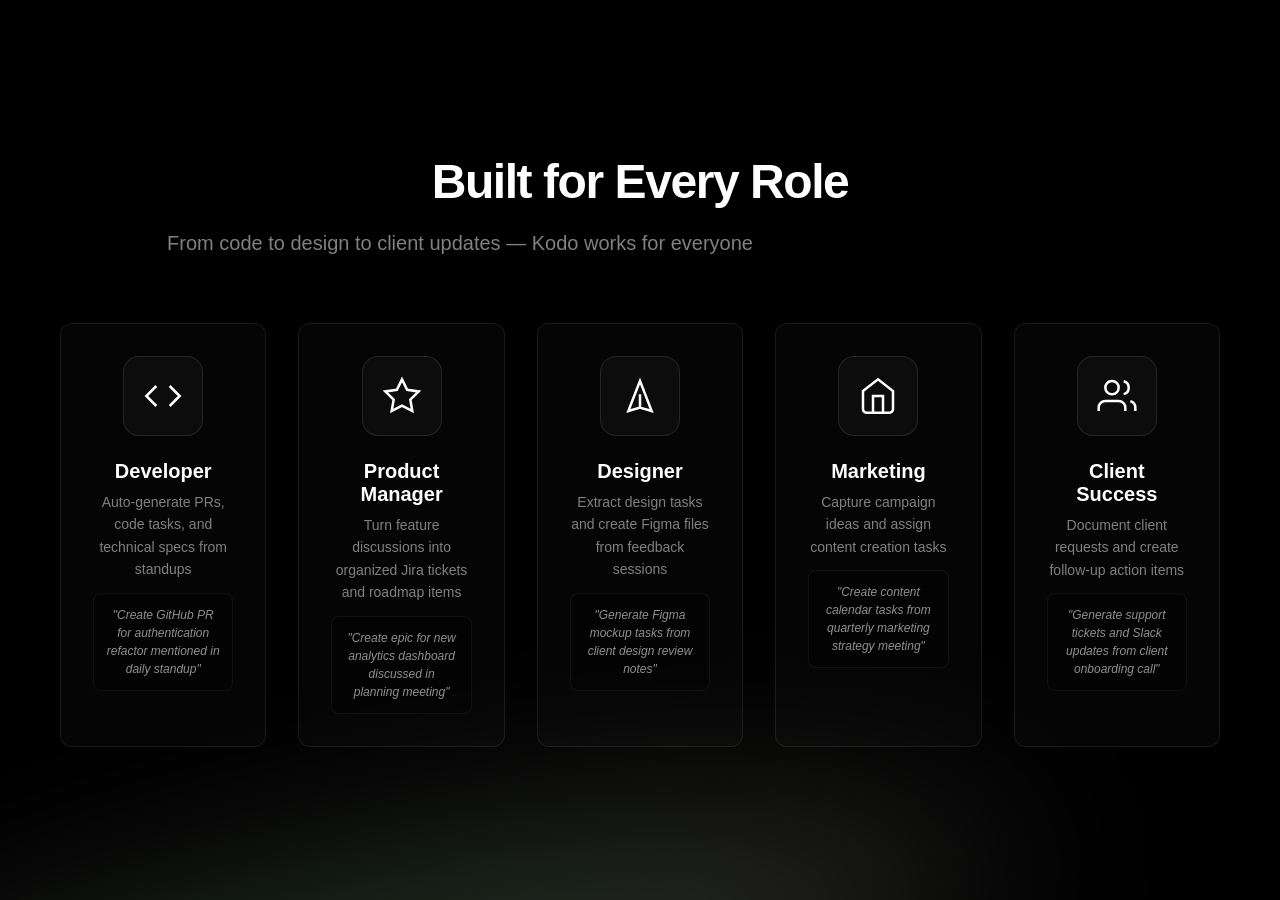
<file: pitch-visuals/06-use-cases.html>
<!DOCTYPE html>
<html lang="en">
<head>
  <meta charset="UTF-8">
  <meta name="viewport" content="width=device-width, initial-scale=1.0">
  <title>Kodo - Use Cases</title>
  <link rel="stylesheet" href="shared-styles.css">
  <style>
    .use-cases-section {
      text-align: center;
    }

    .title {
      font-size: 3rem;
      font-weight: 600;
      letter-spacing: -0.03em;
      margin-bottom: 1rem;
      color: #ffffff;
    }

    .subtitle {
      font-size: 1.25rem;
      color: #808080;
      margin-bottom: 4rem;
    }

    .personas-grid {
      display: grid;
      grid-template-columns: repeat(auto-fit, minmax(200px, 1fr));
      gap: 2rem;
      max-width: 1200px;
      margin: 0 auto;
    }

    .persona {
      display: flex;
      flex-direction: column;
      align-items: center;
      gap: 1.5rem;
      padding: 2rem;
      background: rgba(255, 255, 255, 0.02);
      border: 1px solid rgba(255, 255, 255, 0.08);
      border-radius: 12px;
      transition: all 0.3s ease;
      opacity: 0;
      animation: fadeInUp 0.6s ease-out forwards;
    }

    .persona:nth-child(1) { animation-delay: 0.1s; }
    .persona:nth-child(2) { animation-delay: 0.2s; }
    .persona:nth-child(3) { animation-delay: 0.3s; }
    .persona:nth-child(4) { animation-delay: 0.4s; }
    .persona:nth-child(5) { animation-delay: 0.5s; }

    @keyframes fadeInUp {
      from {
        opacity: 0;
        transform: translateY(20px);
      }
      to {
        opacity: 1;
        transform: translateY(0);
      }
    }

    .persona:hover {
      border-color: rgba(34, 197, 94, 0.3);
      background: rgba(255, 255, 255, 0.04);
      transform: translateY(-8px);
    }

    .persona-icon {
      width: 80px;
      height: 80px;
      background: rgba(255, 255, 255, 0.03);
      border: 1px solid rgba(255, 255, 255, 0.1);
      border-radius: 16px;
      display: flex;
      align-items: center;
      justify-content: center;
      transition: all 0.3s ease;
    }

    .persona:hover .persona-icon {
      background: rgba(34, 197, 94, 0.1);
      border-color: rgba(34, 197, 94, 0.3);
    }

    .persona-icon svg {
      width: 40px;
      height: 40px;
      stroke: #ffffff;
      fill: none;
      stroke-width: 1.5;
    }

    .persona-title {
      font-size: 1.25rem;
      font-weight: 600;
      color: #ffffff;
      margin-bottom: 0.5rem;
    }

    .persona-description {
      font-size: 0.875rem;
      line-height: 1.6;
      color: #808080;
      text-align: center;
    }

    .use-case-example {
      margin-top: 0.75rem;
      padding: 0.75rem;
      background: rgba(0, 0, 0, 0.3);
      border: 1px solid rgba(255, 255, 255, 0.05);
      border-radius: 8px;
      font-size: 0.75rem;
      color: #909090;
      font-style: italic;
      line-height: 1.5;
    }

    @media (max-width: 768px) {
      .personas-grid {
        grid-template-columns: 1fr;
      }
    }
  </style>
  <script src="slide-navigation.js"></script>
</head>
<body>
  <div class="container">
    <div class="use-cases-section">
      <h2 class="title">Built for Every Role</h2>
      <p class="subtitle">From code to design to client updates — Kodo works for everyone</p>

      <div class="personas-grid">
        <!-- Developer -->
        <div class="persona">
          <div class="persona-icon">
            <svg viewBox="0 0 24 24">
              <polyline points="16 18 22 12 16 6"/>
              <polyline points="8 6 2 12 8 18"/>
            </svg>
          </div>
          <div>
            <div class="persona-title">Developer</div>
            <div class="persona-description">
              Auto-generate PRs, code tasks, and technical specs from standups
            </div>
            <div class="use-case-example">
              "Create GitHub PR for authentication refactor mentioned in daily standup"
            </div>
          </div>
        </div>

        <!-- Product Manager -->
        <div class="persona">
          <div class="persona-icon">
            <svg viewBox="0 0 24 24">
              <path d="M12 2l3.09 6.26L22 9.27l-5 4.87 1.18 6.88L12 17.77l-6.18 3.25L7 14.14 2 9.27l6.91-1.01L12 2z"/>
            </svg>
          </div>
          <div>
            <div class="persona-title">Product Manager</div>
            <div class="persona-description">
              Turn feature discussions into organized Jira tickets and roadmap items
            </div>
            <div class="use-case-example">
              "Create epic for new analytics dashboard discussed in planning meeting"
            </div>
          </div>
        </div>

        <!-- Designer -->
        <div class="persona">
          <div class="persona-icon">
            <svg viewBox="0 0 24 24">
              <path d="M12 19l7 2-7-18-7 18 7-2zm0 0v-8"/>
            </svg>
          </div>
          <div>
            <div class="persona-title">Designer</div>
            <div class="persona-description">
              Extract design tasks and create Figma files from feedback sessions
            </div>
            <div class="use-case-example">
              "Generate Figma mockup tasks from client design review notes"
            </div>
          </div>
        </div>

        <!-- Marketing -->
        <div class="persona">
          <div class="persona-icon">
            <svg viewBox="0 0 24 24">
              <path d="M3 9l9-7 9 7v11a2 2 0 01-2 2H5a2 2 0 01-2-2z"/>
              <path d="M9 22V12h6v10"/>
            </svg>
          </div>
          <div>
            <div class="persona-title">Marketing</div>
            <div class="persona-description">
              Capture campaign ideas and assign content creation tasks
            </div>
            <div class="use-case-example">
              "Create content calendar tasks from quarterly marketing strategy meeting"
            </div>
          </div>
        </div>

        <!-- Client Success -->
        <div class="persona">
          <div class="persona-icon">
            <svg viewBox="0 0 24 24">
              <path d="M17 21v-2a4 4 0 00-4-4H5a4 4 0 00-4 4v2"/>
              <circle cx="9" cy="7" r="4"/>
              <path d="M23 21v-2a4 4 0 00-3-3.87"/>
              <path d="M16 3.13a4 4 0 010 7.75"/>
            </svg>
          </div>
          <div>
            <div class="persona-title">Client Success</div>
            <div class="persona-description">
              Document client requests and create follow-up action items
            </div>
            <div class="use-case-example">
              "Generate support tickets and Slack updates from client onboarding call"
            </div>
          </div>
        </div>
      </div>
    </div>
  </div>
</body>
</html>
</file>
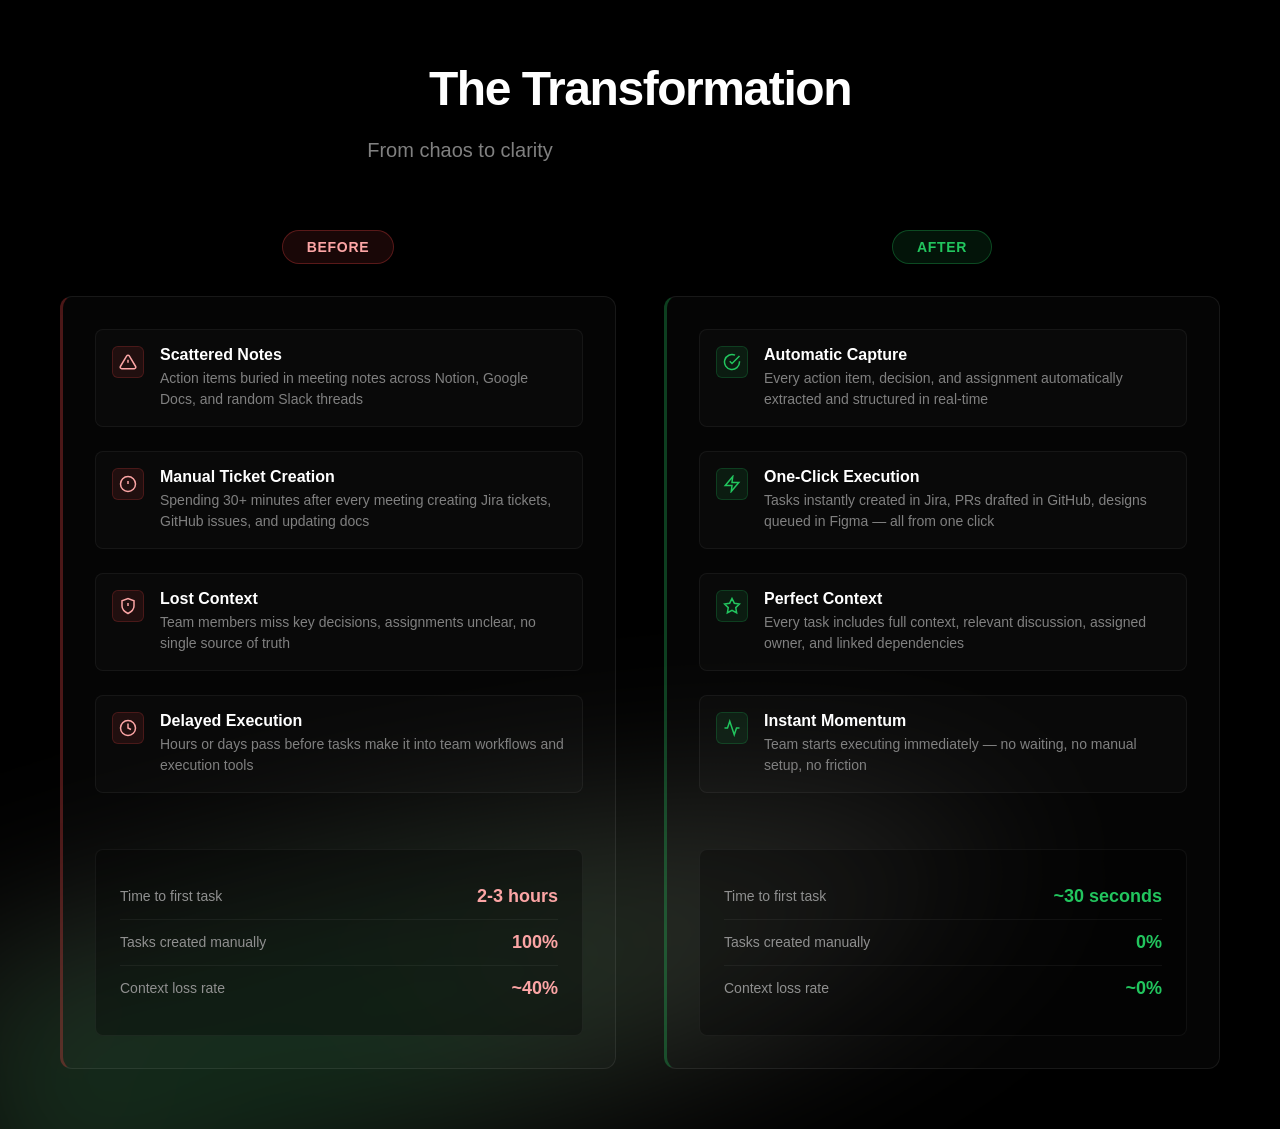
<file: pitch-visuals/07-before-after.html>
<!DOCTYPE html>
<html lang="en">
<head>
  <meta charset="UTF-8">
  <meta name="viewport" content="width=device-width, initial-scale=1.0">
  <title>Kodo - Before vs After</title>
  <link rel="stylesheet" href="shared-styles.css">
  <style>
    .before-after-section {
      text-align: center;
    }

    .title {
      font-size: 3rem;
      font-weight: 600;
      letter-spacing: -0.03em;
      margin-bottom: 1rem;
      color: #ffffff;
    }

    .subtitle {
      font-size: 1.25rem;
      color: #808080;
      margin-bottom: 4rem;
    }

    .comparison {
      display: grid;
      grid-template-columns: 1fr 1fr;
      gap: 3rem;
      max-width: 1400px;
      margin: 0 auto;
    }

    .comparison-column {
      display: flex;
      flex-direction: column;
    }

    .column-header {
      display: flex;
      align-items: center;
      justify-content: center;
      gap: 1rem;
      margin-bottom: 2rem;
    }

    .status-badge {
      padding: 0.5rem 1.5rem;
      border-radius: 20px;
      font-size: 0.875rem;
      font-weight: 600;
      text-transform: uppercase;
      letter-spacing: 0.05em;
    }

    .status-badge.before {
      background: rgba(239, 68, 68, 0.1);
      border: 1px solid rgba(239, 68, 68, 0.3);
      color: #fca5a5;
    }

    .status-badge.after {
      background: rgba(34, 197, 94, 0.1);
      border: 1px solid rgba(34, 197, 94, 0.3);
      color: #22c55e;
    }

    .column-title {
      font-size: 2rem;
      font-weight: 600;
      color: #ffffff;
    }

    .scenario-card {
      background: rgba(255, 255, 255, 0.02);
      border: 1px solid rgba(255, 255, 255, 0.08);
      border-radius: 12px;
      padding: 2rem;
      flex-grow: 1;
      display: flex;
      flex-direction: column;
      gap: 1.5rem;
    }

    .before-content {
      border-left: 3px solid rgba(239, 68, 68, 0.3);
    }

    .after-content {
      border-left: 3px solid rgba(34, 197, 94, 0.3);
    }

    .scenario-item {
      display: flex;
      align-items: flex-start;
      gap: 1rem;
      padding: 1rem;
      background: rgba(255, 255, 255, 0.02);
      border: 1px solid rgba(255, 255, 255, 0.05);
      border-radius: 8px;
    }

    .item-icon {
      width: 32px;
      height: 32px;
      flex-shrink: 0;
      display: flex;
      align-items: center;
      justify-content: center;
      border-radius: 6px;
    }

    .item-icon.problem {
      background: rgba(239, 68, 68, 0.1);
      border: 1px solid rgba(239, 68, 68, 0.2);
    }

    .item-icon.solution {
      background: rgba(34, 197, 94, 0.1);
      border: 1px solid rgba(34, 197, 94, 0.2);
    }

    .item-icon svg {
      width: 18px;
      height: 18px;
      stroke-width: 2;
      fill: none;
    }

    .item-icon.problem svg {
      stroke: #fca5a5;
    }

    .item-icon.solution svg {
      stroke: #22c55e;
    }

    .item-content {
      flex-grow: 1;
      text-align: left;
    }

    .item-title {
      font-size: 1rem;
      font-weight: 600;
      color: #ffffff;
      margin-bottom: 0.25rem;
    }

    .item-description {
      font-size: 0.875rem;
      color: #808080;
      line-height: 1.5;
    }

    .stats-box {
      margin-top: 2rem;
      padding: 1.5rem;
      background: rgba(0, 0, 0, 0.3);
      border: 1px solid rgba(255, 255, 255, 0.05);
      border-radius: 8px;
    }

    .stat {
      display: flex;
      justify-content: space-between;
      align-items: center;
      padding: 0.75rem 0;
      border-bottom: 1px solid rgba(255, 255, 255, 0.05);
    }

    .stat:last-child {
      border-bottom: none;
    }

    .stat-label {
      font-size: 0.875rem;
      color: #909090;
    }

    .stat-value {
      font-size: 1.125rem;
      font-weight: 600;
    }

    .stat-value.bad {
      color: #fca5a5;
    }

    .stat-value.good {
      color: #22c55e;
    }

    @media (max-width: 1024px) {
      .comparison {
        grid-template-columns: 1fr;
        gap: 4rem;
      }
    }
  </style>
  <script src="slide-navigation.js"></script>
</head>
<body>
  <div class="container">
    <div class="before-after-section">
      <h2 class="title">The Transformation</h2>
      <p class="subtitle">From chaos to clarity</p>

      <div class="comparison">
        <!-- Before -->
        <div class="comparison-column">
          <div class="column-header">
            <span class="status-badge before">Before</span>
          </div>
          <div class="scenario-card before-content">
            <div class="scenario-item">
              <div class="item-icon problem">
                <svg viewBox="0 0 24 24">
                  <path d="M10.29 3.86L1.82 18a2 2 0 001.71 3h16.94a2 2 0 001.71-3L13.71 3.86a2 2 0 00-3.42 0z"/>
                  <path d="M12 9v4m0 4h.01"/>
                </svg>
              </div>
              <div class="item-content">
                <div class="item-title">Scattered Notes</div>
                <div class="item-description">
                  Action items buried in meeting notes across Notion, Google Docs, and random Slack threads
                </div>
              </div>
            </div>

            <div class="scenario-item">
              <div class="item-icon problem">
                <svg viewBox="0 0 24 24">
                  <circle cx="12" cy="12" r="10"/>
                  <path d="M12 8v4m0 4h.01"/>
                </svg>
              </div>
              <div class="item-content">
                <div class="item-title">Manual Ticket Creation</div>
                <div class="item-description">
                  Spending 30+ minutes after every meeting creating Jira tickets, GitHub issues, and updating docs
                </div>
              </div>
            </div>

            <div class="scenario-item">
              <div class="item-icon problem">
                <svg viewBox="0 0 24 24">
                  <path d="M12 22s8-4 8-10V5l-8-3-8 3v7c0 6 8 10 8 10z"/>
                  <path d="M12 8v4m0 4h.01"/>
                </svg>
              </div>
              <div class="item-content">
                <div class="item-title">Lost Context</div>
                <div class="item-description">
                  Team members miss key decisions, assignments unclear, no single source of truth
                </div>
              </div>
            </div>

            <div class="scenario-item">
              <div class="item-icon problem">
                <svg viewBox="0 0 24 24">
                  <circle cx="12" cy="12" r="10"/>
                  <path d="M12 6v6l4 2"/>
                </svg>
              </div>
              <div class="item-content">
                <div class="item-title">Delayed Execution</div>
                <div class="item-description">
                  Hours or days pass before tasks make it into team workflows and execution tools
                </div>
              </div>
            </div>

            <div class="stats-box">
              <div class="stat">
                <span class="stat-label">Time to first task</span>
                <span class="stat-value bad">2-3 hours</span>
              </div>
              <div class="stat">
                <span class="stat-label">Tasks created manually</span>
                <span class="stat-value bad">100%</span>
              </div>
              <div class="stat">
                <span class="stat-label">Context loss rate</span>
                <span class="stat-value bad">~40%</span>
              </div>
            </div>
          </div>
        </div>

        <!-- After -->
        <div class="comparison-column">
          <div class="column-header">
            <span class="status-badge after">After</span>
          </div>
          <div class="scenario-card after-content">
            <div class="scenario-item">
              <div class="item-icon solution">
                <svg viewBox="0 0 24 24">
                  <path d="M22 11.08V12a10 10 0 11-5.93-9.14"/>
                  <path d="M22 4L12 14.01l-3-3"/>
                </svg>
              </div>
              <div class="item-content">
                <div class="item-title">Automatic Capture</div>
                <div class="item-description">
                  Every action item, decision, and assignment automatically extracted and structured in real-time
                </div>
              </div>
            </div>

            <div class="scenario-item">
              <div class="item-icon solution">
                <svg viewBox="0 0 24 24">
                  <path d="M13 2L3 14h9l-1 8 10-12h-9l1-8z"/>
                </svg>
              </div>
              <div class="item-content">
                <div class="item-title">One-Click Execution</div>
                <div class="item-description">
                  Tasks instantly created in Jira, PRs drafted in GitHub, designs queued in Figma — all from one click
                </div>
              </div>
            </div>

            <div class="scenario-item">
              <div class="item-icon solution">
                <svg viewBox="0 0 24 24">
                  <path d="M12 2l3.09 6.26L22 9.27l-5 4.87 1.18 6.88L12 17.77l-6.18 3.25L7 14.14 2 9.27l6.91-1.01L12 2z"/>
                </svg>
              </div>
              <div class="item-content">
                <div class="item-title">Perfect Context</div>
                <div class="item-description">
                  Every task includes full context, relevant discussion, assigned owner, and linked dependencies
                </div>
              </div>
            </div>

            <div class="scenario-item">
              <div class="item-icon solution">
                <svg viewBox="0 0 24 24">
                  <polyline points="22 12 18 12 15 21 9 3 6 12 2 12"/>
                </svg>
              </div>
              <div class="item-content">
                <div class="item-title">Instant Momentum</div>
                <div class="item-description">
                  Team starts executing immediately — no waiting, no manual setup, no friction
                </div>
              </div>
            </div>

            <div class="stats-box">
              <div class="stat">
                <span class="stat-label">Time to first task</span>
                <span class="stat-value good">~30 seconds</span>
              </div>
              <div class="stat">
                <span class="stat-label">Tasks created manually</span>
                <span class="stat-value good">0%</span>
              </div>
              <div class="stat">
                <span class="stat-label">Context loss rate</span>
                <span class="stat-value good">~0%</span>
              </div>
            </div>
          </div>
        </div>
      </div>
    </div>
  </div>
</body>
</html>
</file>
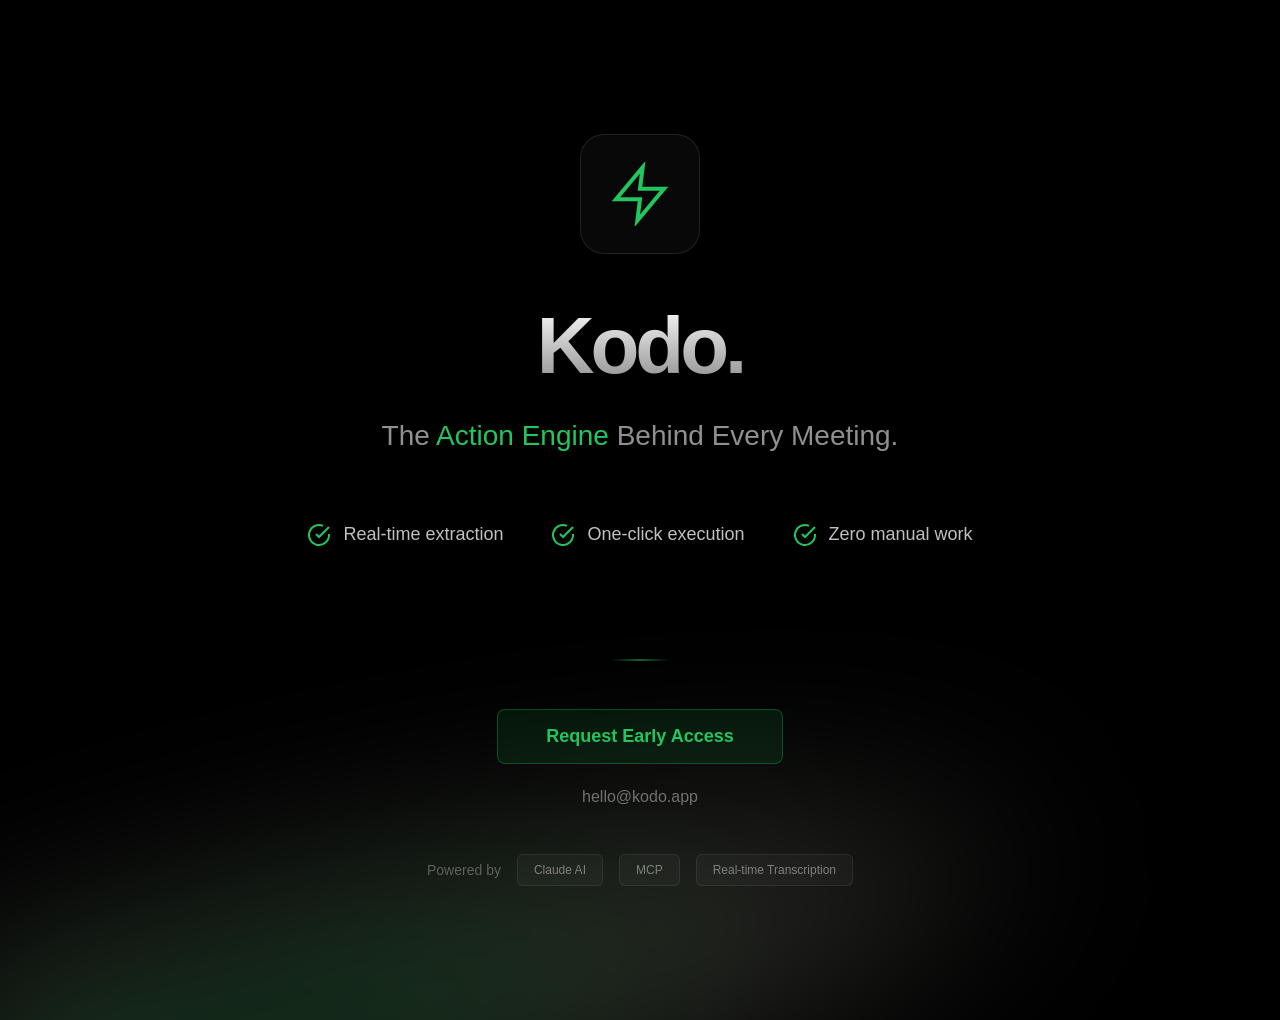
<file: pitch-visuals/08-closing.html>
<!DOCTYPE html>
<html lang="en">
<head>
  <meta charset="UTF-8">
  <meta name="viewport" content="width=device-width, initial-scale=1.0">
  <title>Kodo - Closing</title>
  <link rel="stylesheet" href="shared-styles.css">
  <style>
    .closing-section {
      display: flex;
      flex-direction: column;
      align-items: center;
      justify-content: center;
      text-align: center;
      min-height: 100vh;
      position: relative;
    }

    .logo-mark {
      width: 120px;
      height: 120px;
      background: rgba(255, 255, 255, 0.03);
      border: 1px solid rgba(255, 255, 255, 0.1);
      border-radius: 24px;
      display: flex;
      align-items: center;
      justify-content: center;
      margin-bottom: 3rem;
      position: relative;
      animation: pulse-glow 4s ease-in-out infinite;
    }

    @keyframes pulse-glow {
      0%, 100% {
        box-shadow: 0 0 40px rgba(34, 197, 94, 0.2);
      }
      50% {
        box-shadow: 0 0 80px rgba(34, 197, 94, 0.4);
      }
    }

    .logo-mark svg {
      width: 64px;
      height: 64px;
      stroke: #22c55e;
      fill: none;
      stroke-width: 1.5;
    }

    .main-headline {
      font-size: 5rem;
      font-weight: 600;
      letter-spacing: -0.05em;
      line-height: 1.1;
      margin-bottom: 1.5rem;
      background: linear-gradient(180deg, #ffffff 0%, #888888 100%);
      -webkit-background-clip: text;
      -webkit-text-fill-color: transparent;
      background-clip: text;
      animation: fadeInUp 1s ease-out;
    }

    @keyframes fadeInUp {
      from {
        opacity: 0;
        transform: translateY(30px);
      }
      to {
        opacity: 1;
        transform: translateY(0);
      }
    }

    .tagline {
      font-size: 1.75rem;
      color: #909090;
      margin-bottom: 4rem;
      max-width: 700px;
      animation: fadeInUp 1s ease-out 0.2s backwards;
    }

    .highlight-text {
      color: #22c55e;
    }

    .features-list {
      display: flex;
      gap: 3rem;
      margin-bottom: 4rem;
      animation: fadeInUp 1s ease-out 0.4s backwards;
    }

    .feature-point {
      display: flex;
      align-items: center;
      gap: 0.75rem;
      font-size: 1.125rem;
      color: #c0c0c0;
    }

    .feature-point svg {
      width: 24px;
      height: 24px;
      stroke: #22c55e;
      fill: none;
      stroke-width: 2;
      flex-shrink: 0;
    }

    .cta-section {
      display: flex;
      flex-direction: column;
      align-items: center;
      gap: 1.5rem;
      animation: fadeInUp 1s ease-out 0.6s backwards;
    }

    .cta-button {
      padding: 1rem 3rem;
      background: rgba(34, 197, 94, 0.1);
      border: 1px solid rgba(34, 197, 94, 0.3);
      border-radius: 8px;
      color: #22c55e;
      font-size: 1.125rem;
      font-weight: 600;
      cursor: pointer;
      transition: all 0.3s ease;
      text-decoration: none;
      display: inline-block;
    }

    .cta-button:hover {
      background: rgba(34, 197, 94, 0.15);
      border-color: rgba(34, 197, 94, 0.5);
      transform: translateY(-2px);
      box-shadow: 0 10px 30px rgba(34, 197, 94, 0.2);
    }

    .contact-info {
      font-size: 1rem;
      color: #707070;
    }

    .divider {
      width: 60px;
      height: 2px;
      background: linear-gradient(90deg, transparent, rgba(34, 197, 94, 0.5), transparent);
      margin: 3rem 0;
    }

    .powered-by {
      font-size: 0.875rem;
      color: #606060;
      margin-top: 3rem;
      display: flex;
      align-items: center;
      gap: 1rem;
    }

    .tech-badge {
      padding: 0.5rem 1rem;
      background: rgba(255, 255, 255, 0.03);
      border: 1px solid rgba(255, 255, 255, 0.08);
      border-radius: 6px;
      font-size: 0.75rem;
      color: #808080;
    }

    @media (max-width: 768px) {
      .main-headline {
        font-size: 3rem;
      }

      .tagline {
        font-size: 1.25rem;
      }

      .features-list {
        flex-direction: column;
        gap: 1.5rem;
        align-items: center;
      }
    }
  </style>
  <script src="slide-navigation.js"></script>
</head>
<body>
  <div class="container">
    <div class="closing-section">
      <!-- Logo Mark -->
      <div class="logo-mark">
        <svg viewBox="0 0 24 24">
          <path d="M13 2L3 14h9l-1 8 10-12h-9l1-8z"/>
        </svg>
      </div>

      <!-- Main Headline -->
      <h1 class="main-headline">Kodo.</h1>

      <!-- Tagline -->
      <p class="tagline">
        The <span class="highlight-text">Action Engine</span> Behind Every Meeting.
      </p>

      <!-- Feature Points -->
      <div class="features-list">
        <div class="feature-point">
          <svg viewBox="0 0 24 24">
            <path d="M22 11.08V12a10 10 0 11-5.93-9.14"/>
            <path d="M22 4L12 14.01l-3-3"/>
          </svg>
          <span>Real-time extraction</span>
        </div>
        <div class="feature-point">
          <svg viewBox="0 0 24 24">
            <path d="M22 11.08V12a10 10 0 11-5.93-9.14"/>
            <path d="M22 4L12 14.01l-3-3"/>
          </svg>
          <span>One-click execution</span>
        </div>
        <div class="feature-point">
          <svg viewBox="0 0 24 24">
            <path d="M22 11.08V12a10 10 0 11-5.93-9.14"/>
            <path d="M22 4L12 14.01l-3-3"/>
          </svg>
          <span>Zero manual work</span>
        </div>
      </div>

      <div class="divider"></div>

      <!-- CTA -->
      <div class="cta-section">
        <a href="#" class="cta-button">Request Early Access</a>
        <div class="contact-info">
          hello@kodo.app
        </div>
      </div>

      <!-- Powered By -->
      <div class="powered-by">
        <span>Powered by</span>
        <div class="tech-badge">Claude AI</div>
        <div class="tech-badge">MCP</div>
        <div class="tech-badge">Real-time Transcription</div>
      </div>
    </div>
  </div>
</body>
</html>
</file>
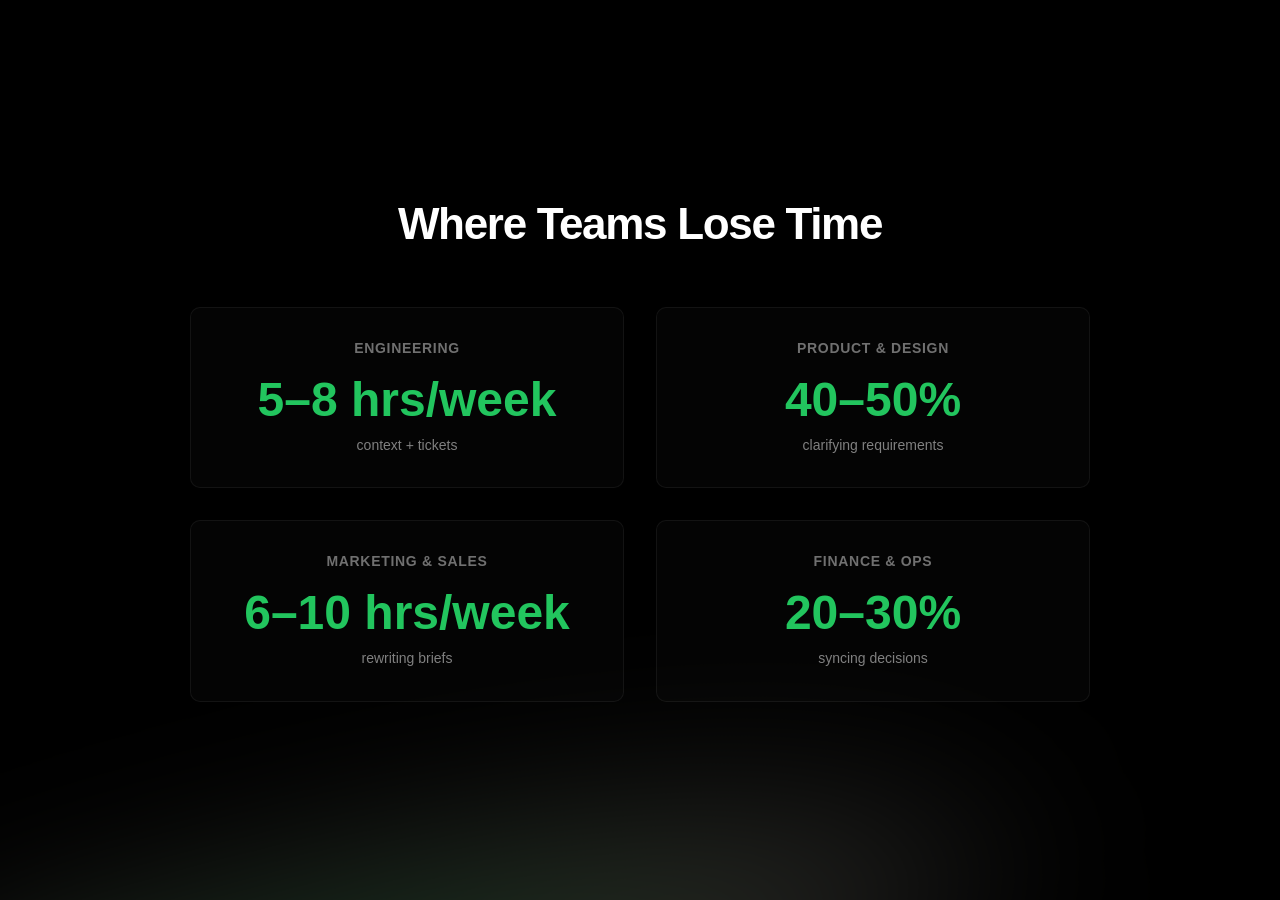
<file: pitch-visuals/09-teams-lose-time.html>
<!DOCTYPE html>
<html lang="en">
<head>
  <meta charset="UTF-8">
  <meta name="viewport" content="width=device-width, initial-scale=1.0">
  <title>Kodo - Where Teams Lose Time</title>
  <link rel="stylesheet" href="shared-styles.css">
  <style>
    .teams-lose-time-section {
      text-align: center;
    }

    .title {
      font-size: 2.75rem;
      font-weight: 600;
      letter-spacing: -0.03em;
      margin-bottom: 3.5rem;
      color: #ffffff;
    }

    .tiles-grid {
      display: grid;
      grid-template-columns: repeat(2, 1fr);
      gap: 2rem;
      max-width: 900px;
      margin: 0 auto;
    }

    .stat-tile {
      background: rgba(255, 255, 255, 0.015);
      border: 1px solid rgba(255, 255, 255, 0.06);
      border-radius: 10px;
      padding: 2rem;
      text-align: center;
      transition: all 0.3s ease;
      opacity: 0;
      animation: fadeInUp 0.6s ease-out forwards;
    }

    .stat-tile:nth-child(1) { animation-delay: 0.1s; }
    .stat-tile:nth-child(2) { animation-delay: 0.2s; }
    .stat-tile:nth-child(3) { animation-delay: 0.3s; }
    .stat-tile:nth-child(4) { animation-delay: 0.4s; }

    @keyframes fadeInUp {
      from {
        opacity: 0;
        transform: translateY(20px);
      }
      to {
        opacity: 1;
        transform: translateY(0);
      }
    }

    .stat-tile:hover {
      border-color: rgba(34, 197, 94, 0.25);
      background: rgba(255, 255, 255, 0.025);
      transform: translateY(-2px);
    }

    .stat-label {
      font-size: 0.875rem;
      color: #707070;
      margin-bottom: 1.25rem;
      text-transform: uppercase;
      letter-spacing: 0.05em;
      font-weight: 600;
    }

    .stat-number {
      font-size: 3rem;
      font-weight: 600;
      color: #22c55e;
      margin-bottom: 0.75rem;
      line-height: 1;
    }

    .stat-hint {
      font-size: 0.875rem;
      color: #808080;
      line-height: 1.4;
    }

    @media (max-width: 768px) {
      .tiles-grid {
        grid-template-columns: 1fr;
      }
    }
  </style>
</head>
<body>
  <div class="container">
    <div class="teams-lose-time-section">
      <h2 class="title">Where Teams Lose Time</h2>

      <div class="tiles-grid">
        <!-- Engineering -->
        <div class="stat-tile">
          <div class="stat-label">Engineering</div>
          <div class="stat-number">5–8 hrs/week</div>
          <div class="stat-hint">context + tickets</div>
        </div>

        <!-- Product & Design -->
        <div class="stat-tile">
          <div class="stat-label">Product & Design</div>
          <div class="stat-number">40–50%</div>
          <div class="stat-hint">clarifying requirements</div>
        </div>

        <!-- Marketing & Sales -->
        <div class="stat-tile">
          <div class="stat-label">Marketing & Sales</div>
          <div class="stat-number">6–10 hrs/week</div>
          <div class="stat-hint">rewriting briefs</div>
        </div>

        <!-- Finance & Ops -->
        <div class="stat-tile">
          <div class="stat-label">Finance & Ops</div>
          <div class="stat-number">20–30%</div>
          <div class="stat-hint">syncing decisions</div>
        </div>
      </div>
    </div>
  </div>
</body>
</html>
</file>
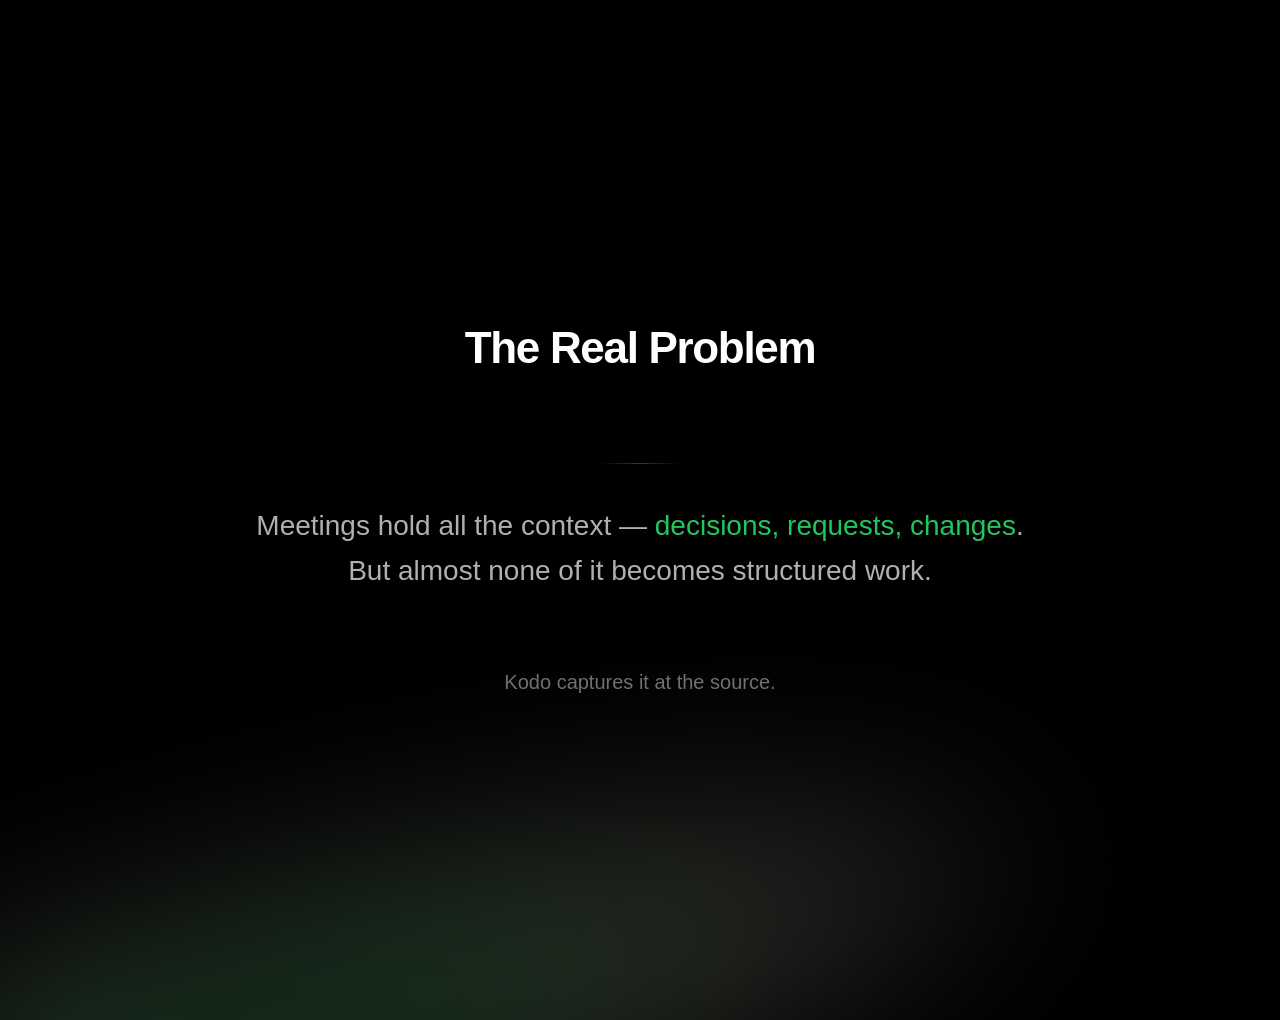
<file: pitch-visuals/10-the-real-problem.html>
<!DOCTYPE html>
<html lang="en">
<head>
  <meta charset="UTF-8">
  <meta name="viewport" content="width=device-width, initial-scale=1.0">
  <title>Kodo - The Real Problem</title>
  <link rel="stylesheet" href="shared-styles.css">
  <style>
    .real-problem-section {
      display: flex;
      flex-direction: column;
      align-items: center;
      justify-content: center;
      text-align: center;
      min-height: 100vh;
    }

    .title {
      font-size: 2.75rem;
      font-weight: 600;
      letter-spacing: -0.03em;
      margin-bottom: 3rem;
      color: #ffffff;
      animation: fadeInUp 0.8s ease-out;
    }

    @keyframes fadeInUp {
      from {
        opacity: 0;
        transform: translateY(30px);
      }
      to {
        opacity: 1;
        transform: translateY(0);
      }
    }

    .main-message {
      font-size: 1.75rem;
      line-height: 1.6;
      color: #b0b0b0;
      max-width: 800px;
      margin: 0 auto 2rem;
      animation: fadeInUp 0.8s ease-out 0.2s backwards;
    }

    .highlight {
      color: #22c55e;
      font-weight: 500;
    }

    .subline {
      font-size: 1.25rem;
      color: #707070;
      margin-top: 2.5rem;
      animation: fadeInUp 0.8s ease-out 0.4s backwards;
    }

    .divider {
      width: 80px;
      height: 1px;
      background: linear-gradient(90deg, transparent, rgba(34, 197, 94, 0.4), transparent);
      margin: 2.5rem auto;
      animation: fadeIn 1s ease-out 0.6s backwards;
    }

    @keyframes fadeIn {
      from {
        opacity: 0;
      }
      to {
        opacity: 1;
      }
    }

    @media (max-width: 768px) {
      .title {
        font-size: 2rem;
      }

      .main-message {
        font-size: 1.375rem;
      }

      .subline {
        font-size: 1.125rem;
      }
    }
  </style>
</head>
<body>
  <div class="container">
    <div class="real-problem-section">
      <h2 class="title">The Real Problem</h2>

      <div class="divider"></div>

      <p class="main-message">
        Meetings hold all the context — <span class="highlight">decisions, requests, changes</span>.<br>
        But almost none of it becomes structured work.
      </p>

      <p class="subline">
        Kodo captures it at the source.
      </p>
    </div>
  </div>
</body>
</html>
</file>
<file: pitch-visuals/shared-styles.css>
/* Kodo Pitch Visuals - Shared Styles */
/* Premium dark theme with aurora glow - Linear/Vercel/Anthropic aesthetic */

* {
  margin: 0;
  padding: 0;
  box-sizing: border-box;
}

body {
  background: #000000;
  font-family: -apple-system, BlinkMacSystemFont, 'Segoe UI', 'Inter', 'Helvetica Neue', Arial, sans-serif;
  color: #ffffff;
  min-height: 100vh;
  display: flex;
  align-items: center;
  justify-content: center;
  position: relative;
  overflow-y: auto;
  overflow-x: hidden;
  padding: 60px;
}

/* Aurora Glow Effect - Curved Band from Bottom-Left */
body::before {
  content: '';
  position: fixed;
  bottom: -20%;
  left: -10%;
  width: 120%;
  height: 80%;
  background: 
    radial-gradient(
      ellipse 80% 40% at 20% 80%,
      rgba(20, 80, 40, 0.4) 0%,
      rgba(34, 150, 80, 0.3) 15%,
      rgba(150, 220, 150, 0.2) 30%,
      rgba(240, 240, 220, 0.15) 45%,
      rgba(255, 255, 240, 0.1) 55%,
      transparent 70%
    );
  filter: blur(80px);
  pointer-events: none;
  z-index: 0;
  transform: rotate(-15deg);
}

.container {
  position: relative;
  z-index: 1;
  max-width: 1400px;
  width: 100%;
}

/* Typography */
h1 {
  font-size: 4.5rem;
  font-weight: 600;
  letter-spacing: -0.04em;
  line-height: 1.1;
  margin-bottom: 1.5rem;
  background: linear-gradient(180deg, #ffffff 0%, #a0a0a0 100%);
  -webkit-background-clip: text;
  -webkit-text-fill-color: transparent;
  background-clip: text;
}

h2 {
  font-size: 2.5rem;
  font-weight: 600;
  letter-spacing: -0.03em;
  line-height: 1.2;
  margin-bottom: 1rem;
}

h3 {
  font-size: 1.5rem;
  font-weight: 500;
  letter-spacing: -0.02em;
  margin-bottom: 0.75rem;
  color: #e5e5e5;
}

p {
  font-size: 1.25rem;
  line-height: 1.6;
  color: #a0a0a0;
  max-width: 800px;
}

/* Accent Colors */
.accent {
  color: #22c55e;
}

.subtle-glow {
  text-shadow: 0 0 40px rgba(34, 197, 94, 0.3);
}

/* Cards */
.card {
  background: rgba(255, 255, 255, 0.03);
  border: 1px solid rgba(255, 255, 255, 0.08);
  border-radius: 12px;
  padding: 1.5rem;
  backdrop-filter: blur(10px);
  transition: all 0.3s ease;
}

.card:hover {
  border-color: rgba(34, 197, 94, 0.3);
  background: rgba(255, 255, 255, 0.05);
}

/* Icons */
.icon {
  width: 48px;
  height: 48px;
  display: flex;
  align-items: center;
  justify-content: center;
  border-radius: 8px;
  background: rgba(255, 255, 255, 0.05);
  border: 1px solid rgba(255, 255, 255, 0.1);
}

.icon svg {
  width: 24px;
  height: 24px;
  stroke: #ffffff;
  fill: none;
  stroke-width: 2;
}

/* Grid Layouts */
.grid {
  display: grid;
  gap: 1.5rem;
}

.grid-2 {
  grid-template-columns: repeat(2, 1fr);
}

.grid-3 {
  grid-template-columns: repeat(3, 1fr);
}

.grid-4 {
  grid-template-columns: repeat(2, 1fr);
}

@media (min-width: 768px) {
  .grid-4 {
    grid-template-columns: repeat(4, 1fr);
  }
}

/* Arrows and Connectors */
.arrow {
  color: rgba(255, 255, 255, 0.2);
  font-size: 2rem;
  display: flex;
  align-items: center;
  justify-content: center;
}

/* Code Blocks */
.code-block {
  background: rgba(255, 255, 255, 0.02);
  border: 1px solid rgba(255, 255, 255, 0.08);
  border-radius: 8px;
  padding: 1rem;
  font-family: 'SF Mono', 'Monaco', 'Cascadia Code', 'Consolas', monospace;
  font-size: 0.875rem;
  color: #d4d4d4;
  line-height: 1.6;
  overflow-x: auto;
}

/* Animations */
@keyframes fadeIn {
  from {
    opacity: 0;
    transform: translateY(20px);
  }
  to {
    opacity: 1;
    transform: translateY(0);
  }
}

.fade-in {
  animation: fadeIn 0.6s ease-out forwards;
}

/* Utility Classes */
.text-center {
  text-align: center;
}

.mb-2 {
  margin-bottom: 2rem;
}

.mb-4 {
  margin-bottom: 4rem;
}

.mt-4 {
  margin-top: 4rem;
}

.flex {
  display: flex;
}

.flex-col {
  flex-direction: column;
}

.items-center {
  align-items: center;
}

.justify-center {
  justify-content: center;
}

.gap-2 {
  gap: 2rem;
}

.gap-4 {
  gap: 4rem;
}

/* Responsive */
@media (max-width: 768px) {
  body {
    padding: 30px;
  }

  h1 {
    font-size: 3rem;
  }

  h2 {
    font-size: 2rem;
  }

  .grid-2,
  .grid-3,
  .grid-4 {
    grid-template-columns: 1fr;
  }
}
</file>
